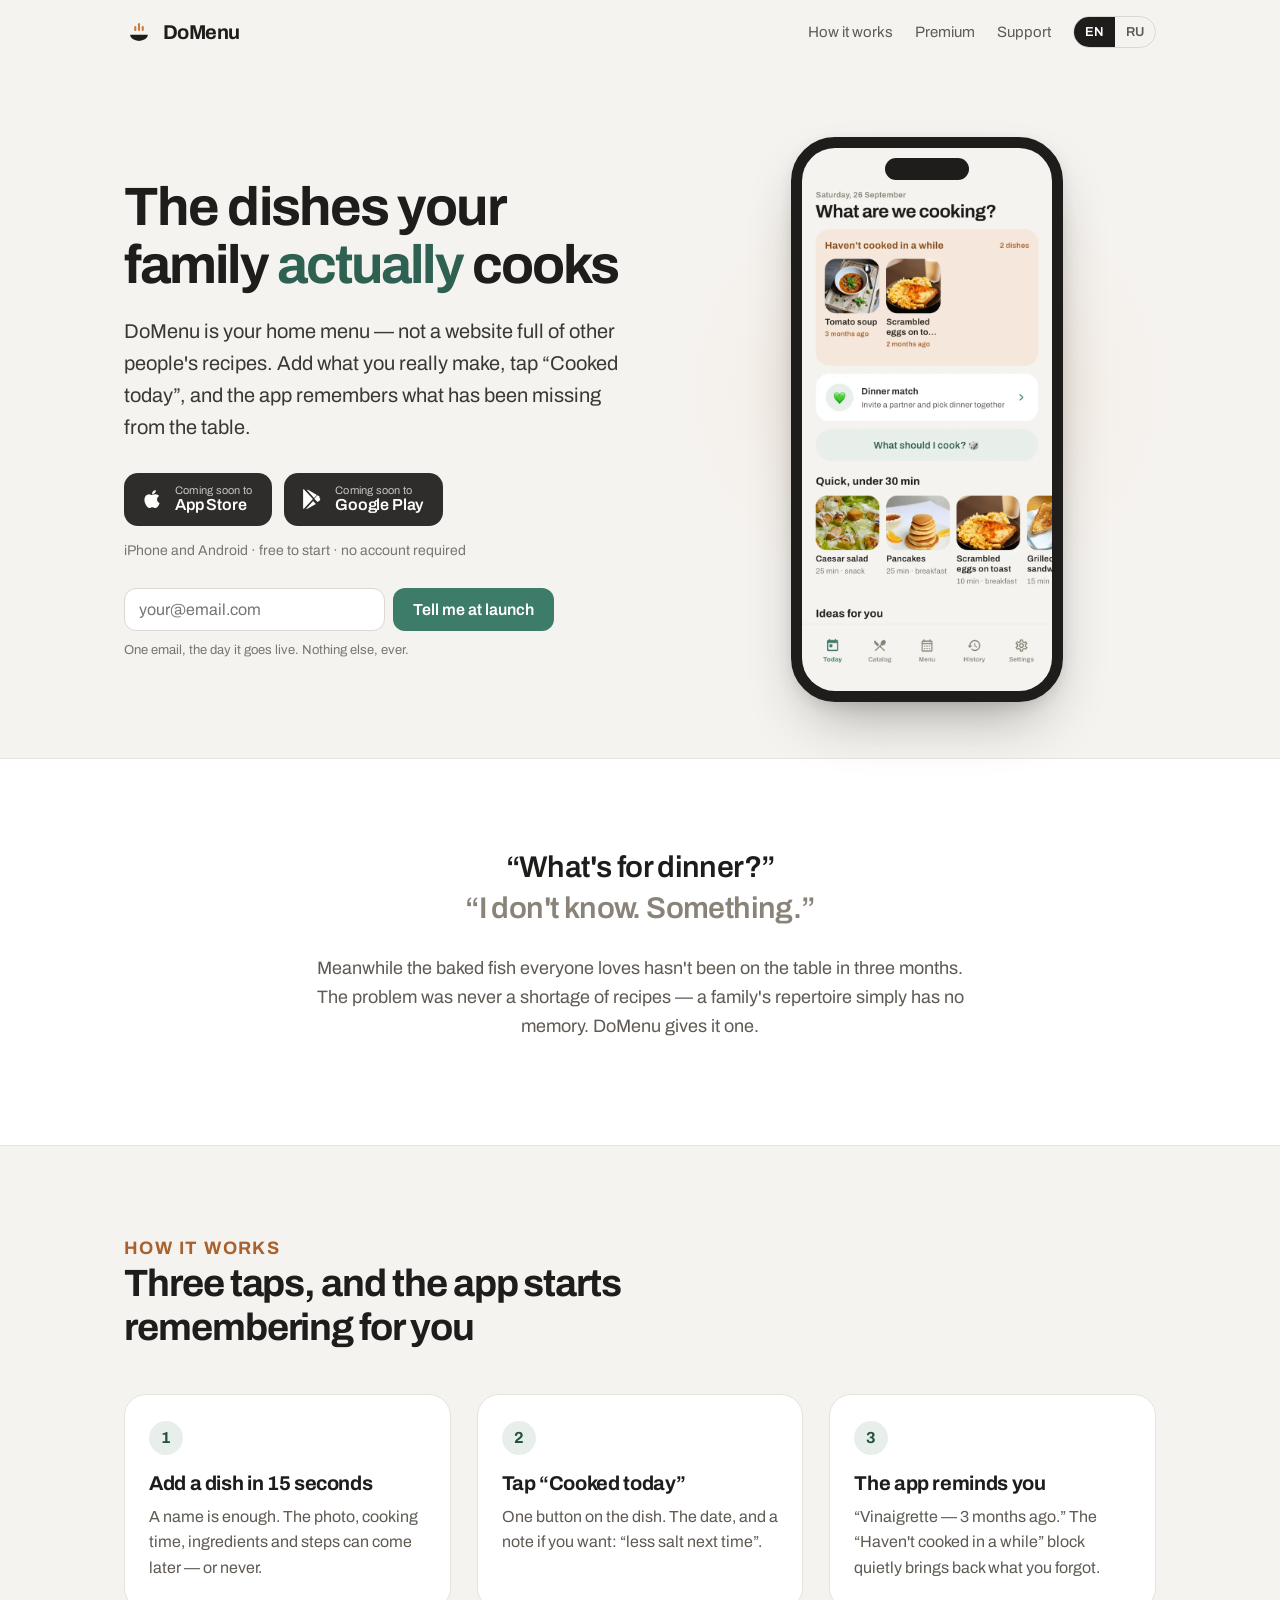
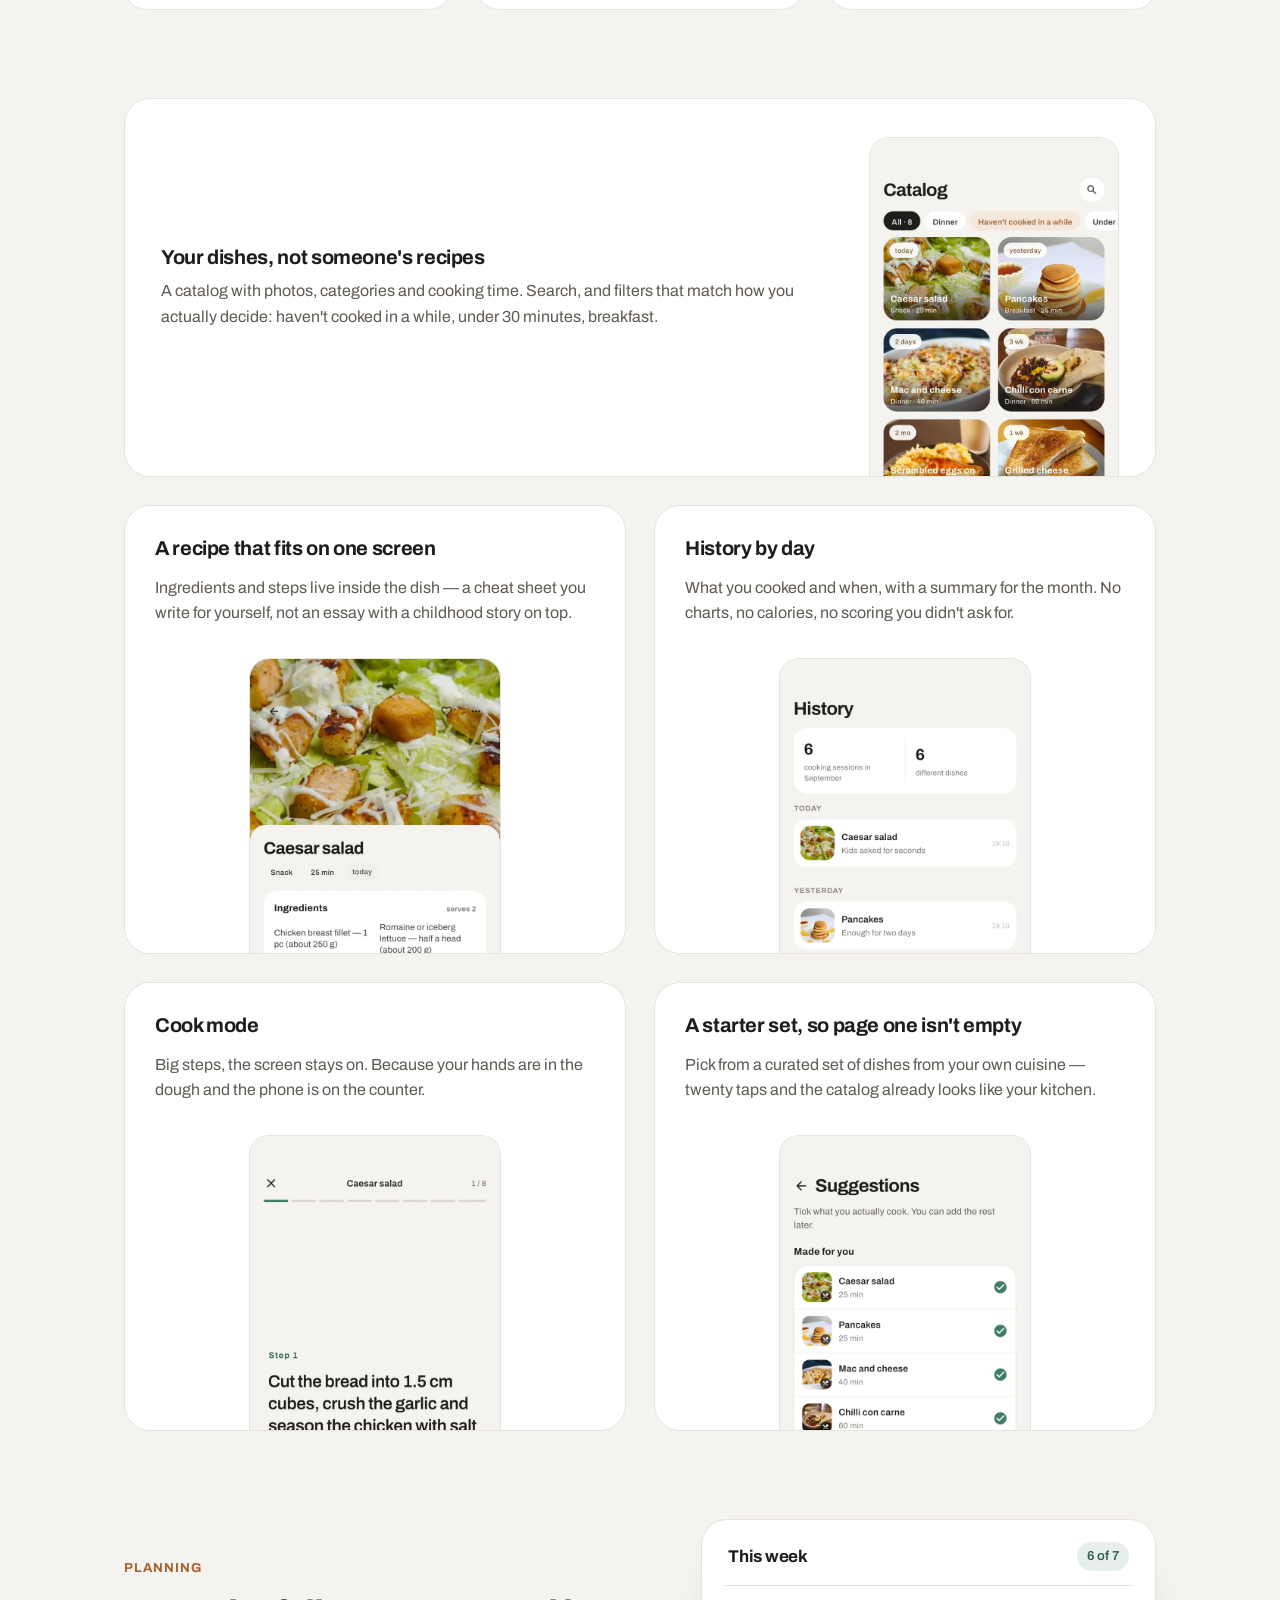
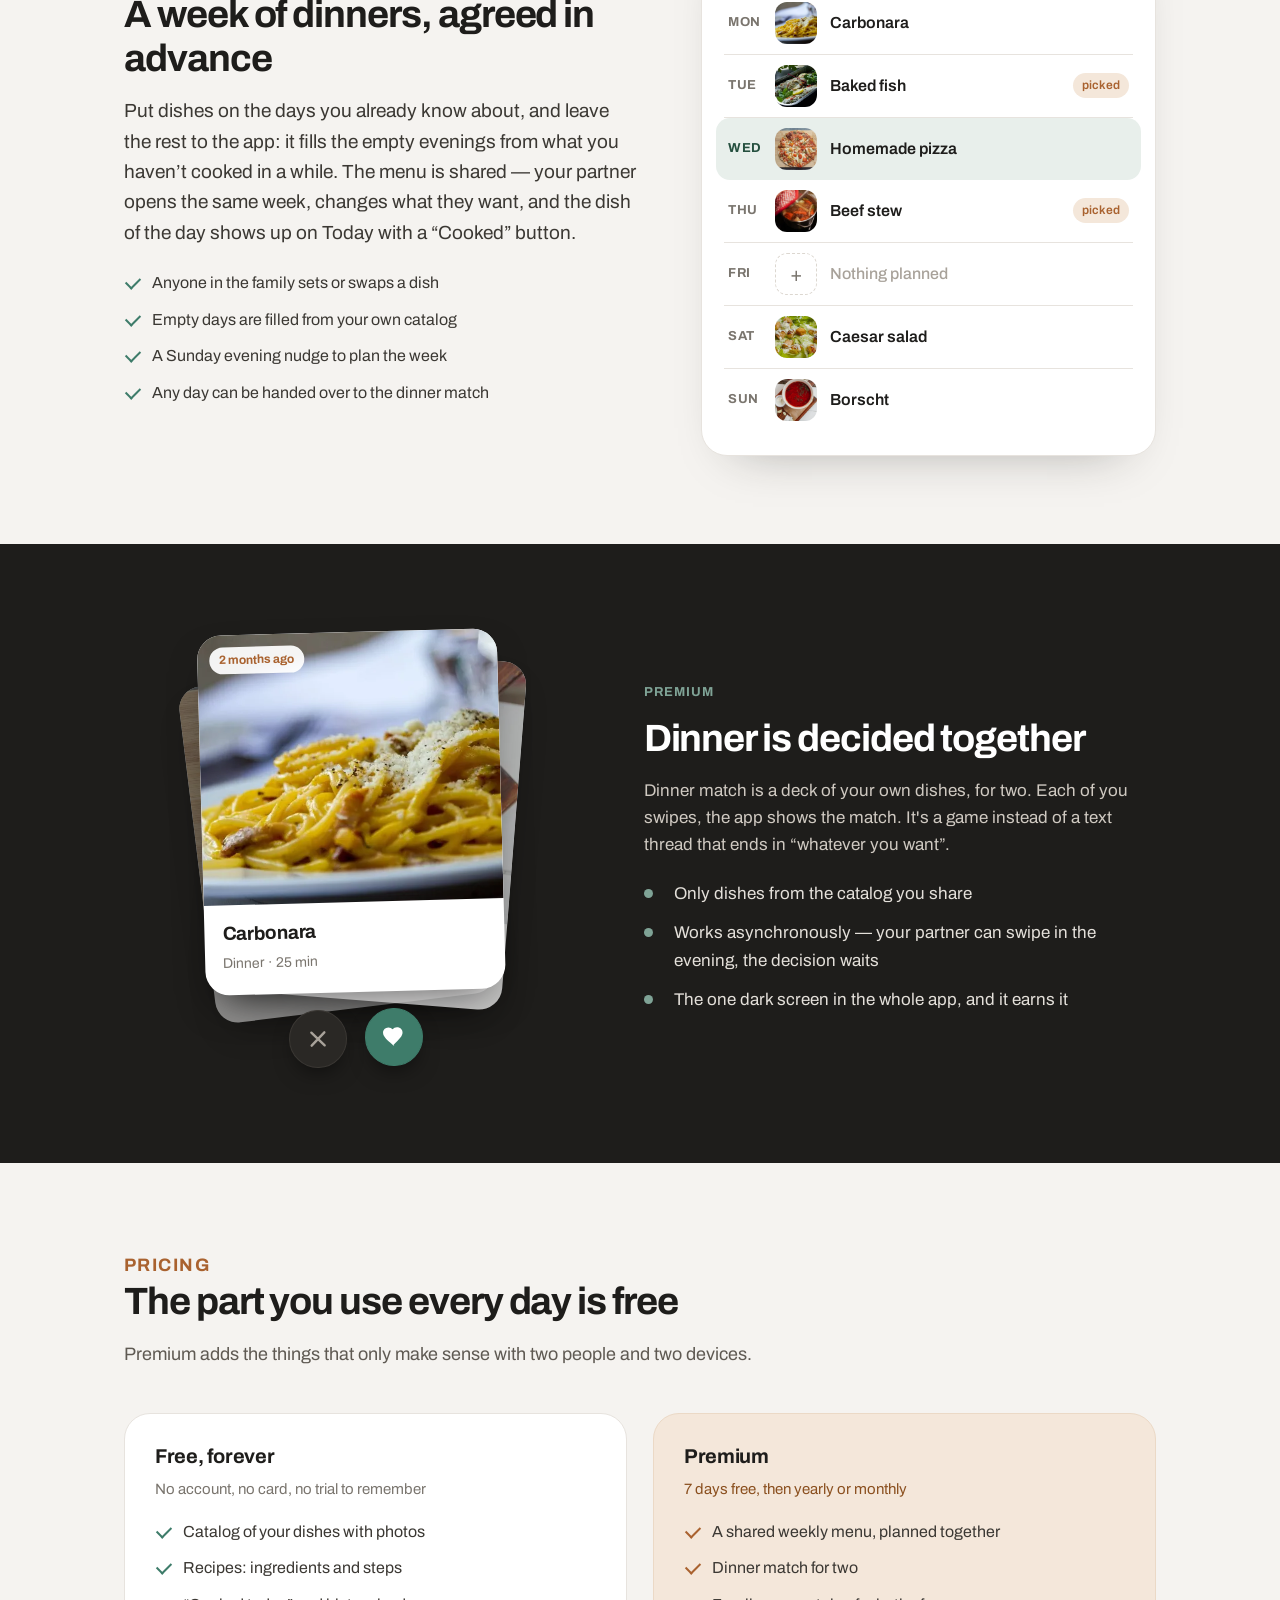
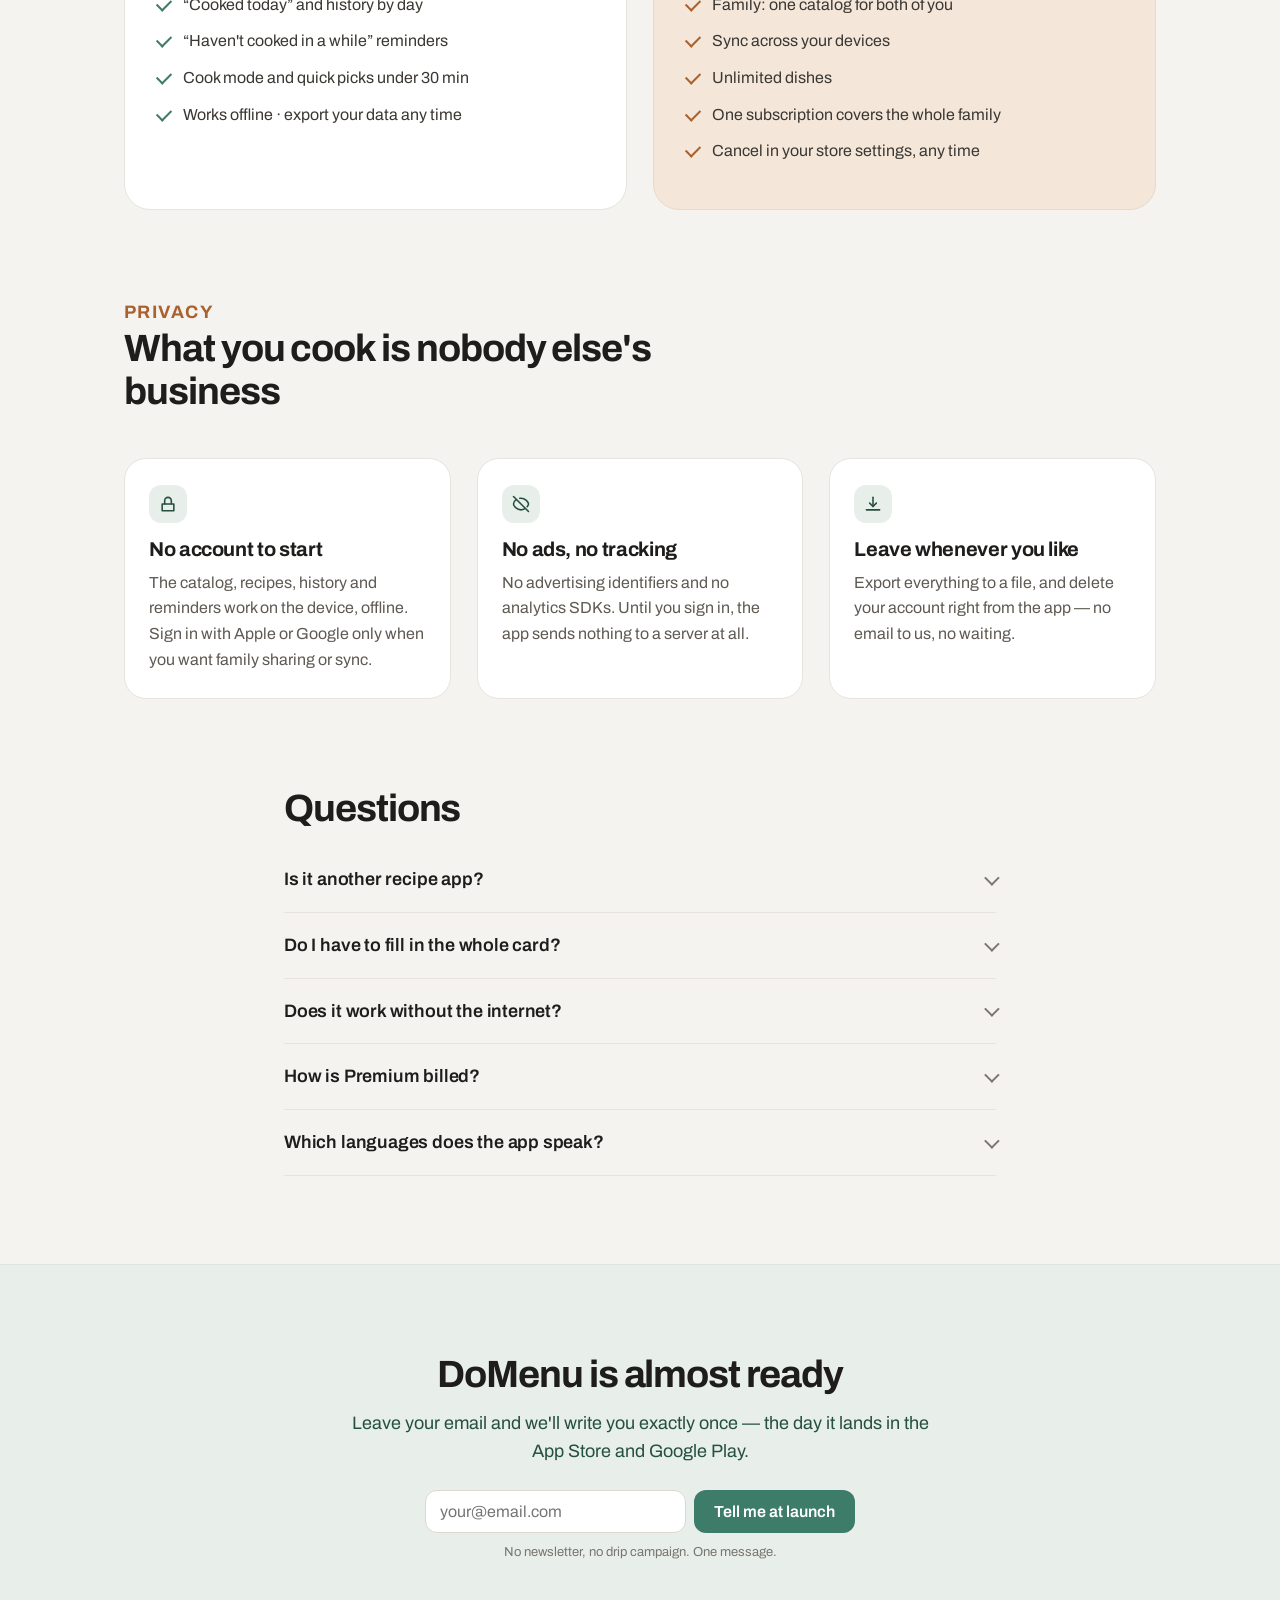
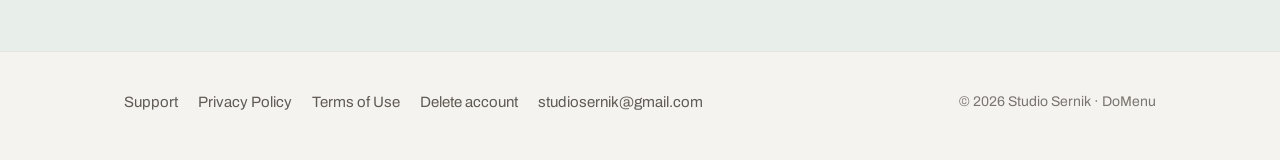
<file: index.html>
<!doctype html>
<html lang="en">
<head>
<meta charset="utf-8">
<meta name="viewport" content="width=device-width,initial-scale=1">
<title>DoMenu — the dishes your family actually cooks</title>
<meta name="description" content="DoMenu is a home menu app: your family's own dishes, a cheat-sheet recipe inside each one, and a reminder of what hasn't been on the table in a while. iPhone and Android.">
<link rel="canonical" href="https://domenuapp.com/">
<link rel="alternate" hreflang="en" href="https://domenuapp.com/">
<link rel="alternate" hreflang="ru" href="https://domenuapp.com/ru/">
<link rel="alternate" hreflang="x-default" href="https://domenuapp.com/">
<meta property="og:type" content="website">
<meta property="og:title" content="DoMenu — the dishes your family actually cooks">
<meta property="og:description" content="Your home menu: add what you really cook, mark “Cooked today”, and the app remembers what has been missing from the table.">
<meta property="og:image" content="https://domenuapp.com/og.png">
<meta property="og:locale" content="en">
<meta property="og:locale:alternate" content="ru">
<meta name="twitter:card" content="summary_large_image">
<meta name="theme-color" content="#F5F3F0">
<link rel="icon" href="favicon.svg" type="image/svg+xml">
<link rel="apple-touch-icon" href="apple-touch-icon.png">
<link rel="preconnect" href="https://fonts.googleapis.com"><link rel="preconnect" href="https://fonts.gstatic.com" crossorigin>
<link rel="stylesheet" href="https://fonts.googleapis.com/css2?family=Archivo:wght@400;500;600;700&family=Golos+Text:wght@400;500;600;700&display=swap">
<link rel="stylesheet" href="landing.css">
<script>(function(){try{var s=localStorage.getItem('domenu-lang');if(s==='ru'){location.replace('ru/');return}if(!s&&/^ru\b/i.test(navigator.language||'')){location.replace('ru/')}}catch(e){}})();</script>
</head>
<body>

<header class="top">
  <div class="wrap top-in">
    <a class="brand" href="./"><svg viewBox="0 0 64 64" aria-hidden="true"><rect x="21.8" y="19" width="4.4" height="11" rx="2.2" fill="#C97A3F"/><rect x="29.8" y="13" width="4.4" height="17" rx="2.2" fill="#C97A3F"/><rect x="37.8" y="19" width="4.4" height="11" rx="2.2" fill="#C97A3F"/><path d="M13 38 H51 A19 13 0 0 1 13 38 Z" fill="#1E1D1B"/></svg>DoMenu</a>
    <nav>
      <a class="nav-link" href="#how">How it works</a>
      <a class="nav-link" href="#premium">Premium</a>
      <a class="nav-link" href="support/">Support</a>
      <span class="lang-switch"><a href="./" data-lang="en" aria-current="page">EN</a><a href="ru/" data-lang="ru">RU</a></span>
    </nav>
  </div>
</header>

<main>

<section class="hero">
  <div class="wrap hero-grid">
    <div>
      <h1>The dishes your family <em>actually</em> cooks</h1>
      <p class="lead">DoMenu is your home menu — not a website full of other people's recipes. Add what you really make, tap “Cooked today”, and the app remembers what has been missing from the table.</p>
      <div class="cta">
        <span class="badge" aria-disabled="true"><svg viewBox="0 0 24 24" aria-hidden="true"><path d="M17.05 20.28c-.98.95-2.05.8-3.08.35-1.09-.46-2.09-.48-3.24 0-1.44.62-2.2.44-3.06-.35C2.79 15.25 3.51 7.59 9.05 7.31c1.35.07 2.29.74 3.08.8 1.18-.24 2.31-.93 3.57-.84 1.51.12 2.65.72 3.4 1.8-3.12 1.87-2.38 5.98.48 7.13-.57 1.5-1.31 2.99-2.53 4.08zM12.03 7.25c-.15-2.23 1.66-4.07 3.74-4.25.29 2.58-2.34 4.5-3.74 4.25z"/></svg><span><small>Coming soon to</small><b>App Store</b></span></span>
        <span class="badge" aria-disabled="true"><svg viewBox="0 0 24 24" aria-hidden="true"><path d="M3.6 2.1c-.3.25-.5.65-.5 1.17v17.46c0 .52.2.92.5 1.17l9.3-9.9-9.3-9.9zm10.4 8.9 2.9-3.1-8.5-4.8c-.5-.3-1-.35-1.35-.15L14 11zm0 2.1L6.05 22c.35.2.85.15 1.35-.15l8.5-4.8-2.9-2.95zm5.5-3.55-2.1-1.2-3.1 3.3 3.1 3.3 2.1-1.2c1-.57 1-2.06 0-2.63z"/></svg><span><small>Coming soon to</small><b>Google Play</b></span></span>
      </div>
      <p class="cta-note">iPhone and Android · free to start · no account required</p>
      <form class="signup" data-subject="DoMenu: tell me at launch" data-body="Please let me know when DoMenu is out.">
        <div class="signup-row">
          <input type="email" required placeholder="your@email.com" aria-label="Email">
          <button type="submit">Tell me at launch</button>
        </div>
        <p class="hint">One email, the day it goes live. Nothing else, ever.</p>
        <p class="done">Thanks — you'll hear from us once, at launch.</p>
      </form>
    </div>
    <div class="hero-phone">
      <div class="phone"><img src="shots/en/03-today.webp" width="660" height="1434" alt="The Today screen in DoMenu: “Haven't cooked in a while”, dinner match and quick picks"></div>
    </div>
  </div>
</section>

<section class="problem">
  <div class="wrap quote reveal">
    <p class="dialog">“What's for dinner?”<span>“I don't know. Something.”</span></p>
    <p>Meanwhile the baked fish everyone loves hasn't been on the table in three months. The problem was never a shortage of recipes — a family's repertoire simply has no memory. DoMenu gives it one.</p>
  </div>
</section>

<section id="how">
  <div class="wrap">
    <div class="section-head reveal">
      <p class="eyebrow">How it works</p>
      <h2>Three taps, and the app starts remembering for you</h2>
    </div>
    <div class="steps reveal">
      <div class="step">
        <h3>Add a dish in 15 seconds</h3>
        <p>A name is enough. The photo, cooking time, ingredients and steps can come later — or never.</p>
      </div>
      <div class="step">
        <h3>Tap “Cooked today”</h3>
        <p>One button on the dish. The date, and a note if you want: “less salt next time”.</p>
      </div>
      <div class="step">
        <h3>The app reminds you</h3>
        <p>“Vinaigrette — 3 months ago.” The “Haven't cooked in a while” block quietly brings back what you forgot.</p>
      </div>
    </div>
  </div>
</section>

<section id="features" style="padding-top:0">
  <div class="wrap">
    <div class="features">
      <div class="feature wide reveal">
        <div>
          <h3>Your dishes, not someone's recipes</h3>
          <p>A catalog with photos, categories and cooking time. Search, and filters that match how you actually decide: haven't cooked in a while, under 30 minutes, breakfast.</p>
        </div>
        <div class="shot"><img loading="lazy" src="shots/en/04-catalog.webp" width="660" height="1434" alt="Catalog of dishes in DoMenu"></div>
      </div>
      <div class="feature reveal">
        <h3>A recipe that fits on one screen</h3>
        <p>Ingredients and steps live inside the dish — a cheat sheet you write for yourself, not an essay with a childhood story on top.</p>
        <div class="shot"><img loading="lazy" src="shots/en/05-dish.webp" width="660" height="1434" alt="A dish card with ingredients and steps"></div>
      </div>
      <div class="feature reveal">
        <h3>History by day</h3>
        <p>What you cooked and when, with a summary for the month. No charts, no calories, no scoring you didn't ask for.</p>
        <div class="shot"><img loading="lazy" src="shots/en/07-history.webp" width="660" height="1434" alt="Cooking history by day"></div>
      </div>
      <div class="feature reveal">
        <h3>Cook mode</h3>
        <p>Big steps, the screen stays on. Because your hands are in the dough and the phone is on the counter.</p>
        <div class="shot"><img loading="lazy" src="shots/en/06c-cook-mode.webp" width="660" height="1434" alt="Cook mode with large steps"></div>
      </div>
      <div class="feature reveal">
        <h3>A starter set, so page one isn't empty</h3>
        <p>Pick from a curated set of dishes from your own cuisine — twenty taps and the catalog already looks like your kitchen.</p>
        <div class="shot"><img loading="lazy" src="shots/en/14-suggestions.webp" width="660" height="1434" alt="Starter set of dishes"></div>
      </div>
    </div>
  </div>
</section>

<section class="menu-week">
  <div class="wrap hero-grid">
    <div class="reveal">
      <p class="eyebrow">Planning</p>
      <h2>A week of dinners, agreed in advance</h2>
      <p class="lead">Put dishes on the days you already know about, and leave the rest to the app: it fills the empty evenings from what you haven’t cooked in a while. The menu is shared — your partner opens the same week, changes what they want, and the dish of the day shows up on Today with a “Cooked” button.</p>
      <ul class="ticks">
        <li>Anyone in the family sets or swaps a dish</li>
        <li>Empty days are filled from your own catalog</li>
        <li>A Sunday evening nudge to plan the week</li>
        <li>Any day can be handed over to the dinner match</li>
      </ul>
    </div>
      <div class="week reveal">
        <div class="week-head"><b>This week</b><span>6 of 7</span></div>
          <div class="week-row"><span class="day">Mon</span><img loading="lazy" src="shots/deck/carbonara.webp" alt=""><span class="dish">Carbonara</span></div>
          <div class="week-row"><span class="day">Tue</span><img loading="lazy" src="shots/deck/baked-fish.webp" alt=""><span class="dish">Baked fish</span><span class="auto">picked</span></div>
          <div class="week-row today"><span class="day">Wed</span><img loading="lazy" src="shots/deck/homemade-pizza.webp" alt=""><span class="dish">Homemade pizza</span></div>
          <div class="week-row"><span class="day">Thu</span><img loading="lazy" src="shots/deck/beef-stew.webp" alt=""><span class="dish">Beef stew</span><span class="auto">picked</span></div>
          <div class="week-row empty"><span class="day">Fri</span><span class="plus" aria-hidden="true">+</span><span class="dish">Nothing planned</span></div>
          <div class="week-row"><span class="day">Sat</span><img loading="lazy" src="shots/deck/caesar-salad.webp" alt=""><span class="dish">Caesar salad</span></div>
          <div class="week-row"><span class="day">Sun</span><img loading="lazy" src="shots/deck/borscht.webp" alt=""><span class="dish">Borscht</span></div>
      </div>
  </div>
</section>

<section class="match" id="match">
  <div class="wrap match-grid">
      <div class="deck">
        <div class="deck-card"><img loading="lazy" src="shots/deck/homemade-pizza.webp" alt=""><div class="meta"><b>Homemade pizza</b><span>Dinner · 50 min</span></div></div>
        <div class="deck-card"><img loading="lazy" src="shots/deck/borscht.webp" alt=""><div class="meta"><b>Borscht</b><span>Dinner · 90 min</span></div></div>
        <div class="deck-card">
          <span class="ago">2 months ago</span>
          <img loading="lazy" src="shots/deck/carbonara.webp" alt="Carbonara in the dinner match deck">
          <div class="meta"><b>Carbonara</b><span>Dinner · 25 min</span></div>
        </div>
        <div class="deck-btns">
          <span aria-hidden="true"><svg viewBox="0 0 24 24"><path d="M6 6l12 12M18 6L6 18"/></svg></span>
          <span class="yes" aria-hidden="true"><svg viewBox="0 0 24 24"><path d="M12 20.4l-1.5-1.36C5.2 14.28 2 11.4 2 7.9 2 5.1 4.2 3 7 3c1.6 0 3.1.74 4 1.9C11.9 3.74 13.4 3 15 3c2.8 0 5 2.1 5 4.9 0 3.5-3.2 6.38-8.5 11.14L12 20.4z"/></svg></span>
        </div>
      </div>
    <div class="reveal">
      <p class="eyebrow">Premium</p>
      <h2>Dinner is decided together</h2>
      <p>Dinner match is a deck of your own dishes, for two. Each of you swipes, the app shows the match. It's a game instead of a text thread that ends in “whatever you want”.</p>
      <ul>
        <li>Only dishes from the catalog you share</li>
        <li>Works asynchronously — your partner can swipe in the evening, the decision waits</li>
        <li>The one dark screen in the whole app, and it earns it</li>
      </ul>
    </div>
  </div>
</section>

<section id="premium">
  <div class="wrap">
    <div class="section-head reveal">
      <p class="eyebrow">Pricing</p>
      <h2>The part you use every day is free</h2>
      <p>Premium adds the things that only make sense with two people and two devices.</p>
    </div>
    <div class="plans reveal">
      <div class="plan">
        <h3>Free, forever</h3>
        <p class="price">No account, no card, no trial to remember</p>
        <ul>
          <li>Catalog of your dishes with photos</li>
          <li>Recipes: ingredients and steps</li>
          <li>“Cooked today” and history by day</li>
          <li>“Haven't cooked in a while” reminders</li>
          <li>Cook mode and quick picks under 30 min</li>
          <li>Works offline · export your data any time</li>
        </ul>
      </div>
      <div class="plan premium">
        <h3>Premium</h3>
        <p class="price">7 days free, then yearly or monthly</p>
        <ul>
          <li>A shared weekly menu, planned together</li>
          <li>Dinner match for two</li>
          <li>Family: one catalog for both of you</li>
          <li>Sync across your devices</li>
          <li>Unlimited dishes</li>
          <li>One subscription covers the whole family</li>
          <li>Cancel in your store settings, any time</li>
        </ul>
      </div>
    </div>
  </div>
</section>

<section id="privacy" style="padding-top:0">
  <div class="wrap">
    <div class="section-head reveal">
      <p class="eyebrow">Privacy</p>
      <h2>What you cook is nobody else's business</h2>
    </div>
    <div class="privacy-grid reveal">
      <div class="pcard">
        <div class="ico"><svg viewBox="0 0 24 24" aria-hidden="true"><path d="M5 12h14v8H5z"/><path d="M8 12V8a4 4 0 0 1 8 0v4"/></svg></div>
        <h3>No account to start</h3>
        <p>The catalog, recipes, history and reminders work on the device, offline. Sign in with Apple or Google only when you want family sharing or sync.</p>
      </div>
      <div class="pcard">
        <div class="ico"><svg viewBox="0 0 24 24" aria-hidden="true"><path d="M3 3l18 18"/><path d="M10.6 5.2A9.6 9.6 0 0 1 12 5c5 0 9 4.5 9 7 0 .9-.6 2.1-1.6 3.2M6.2 6.7C4 8.2 3 10.2 3 12c0 2.5 4 7 9 7 1.6 0 3-.4 4.3-1.1"/></svg></div>
        <h3>No ads, no tracking</h3>
        <p>No advertising identifiers and no analytics SDKs. Until you sign in, the app sends nothing to a server at all.</p>
      </div>
      <div class="pcard">
        <div class="ico"><svg viewBox="0 0 24 24" aria-hidden="true"><path d="M12 4v11"/><path d="M8 11l4 4 4-4"/><path d="M4 19h16"/></svg></div>
        <h3>Leave whenever you like</h3>
        <p>Export everything to a file, and delete your account right from the app — no email to us, no waiting.</p>
      </div>
    </div>
  </div>
</section>

<section class="faq-section" style="padding-top:0">
  <div class="wrap faq reveal">
    <h2>Questions</h2>
    <details><summary>Is it another recipe app?</summary><p>No. Recipe apps start from someone else's recipe; DoMenu starts from the dish you already cook. The recipe is a short note inside it — a cheat sheet, not an article.</p></details>
    <details><summary>Do I have to fill in the whole card?</summary><p>Only the name is required. Many dishes live as a name, a photo and nothing else, and that is enough for the app to track what's been missing.</p></details>
    <details><summary>Does it work without the internet?</summary><p>Yes. The catalog lives on the device. Sync and family sharing appear when you sign in and turn on Premium.</p></details>
    <details><summary>How is Premium billed?</summary><p>An auto-renewing subscription, yearly or monthly, with a 7-day free trial. One subscription covers the family. Manage or cancel it in your App Store or Google Play account settings.</p></details>
    <details><summary>Which languages does the app speak?</summary><p>English and Russian, with the starter dish sets adapted per cuisine.</p></details>
  </div>
</section>

<section class="final">
  <div class="wrap">
    <h2>DoMenu is almost ready</h2>
    <p>Leave your email and we'll write you exactly once — the day it lands in the App Store and Google Play.</p>
    <form class="signup" data-subject="DoMenu: tell me at launch" data-body="Please let me know when DoMenu is out.">
      <div class="signup-row">
        <input type="email" required placeholder="your@email.com" aria-label="Email">
        <button type="submit">Tell me at launch</button>
      </div>
      <p class="hint">No newsletter, no drip campaign. One message.</p>
      <p class="done">Thanks — you'll hear from us once, at launch.</p>
    </form>
  </div>
</section>

</main>

<footer>
  <div class="wrap foot">
    <nav>
      <a href="support/">Support</a>
      <a href="privacy/">Privacy Policy</a>
      <a href="terms/">Terms of Use</a>
      <a href="delete-account/">Delete account</a>
      <a href="mailto:studiosernik@gmail.com">studiosernik@gmail.com</a>
    </nav>
    <span class="copy">© 2026 Studio Sernik · DoMenu</span>
  </div>
</footer>

<script src="landing.js" defer></script>
</body>
</html>
</file>
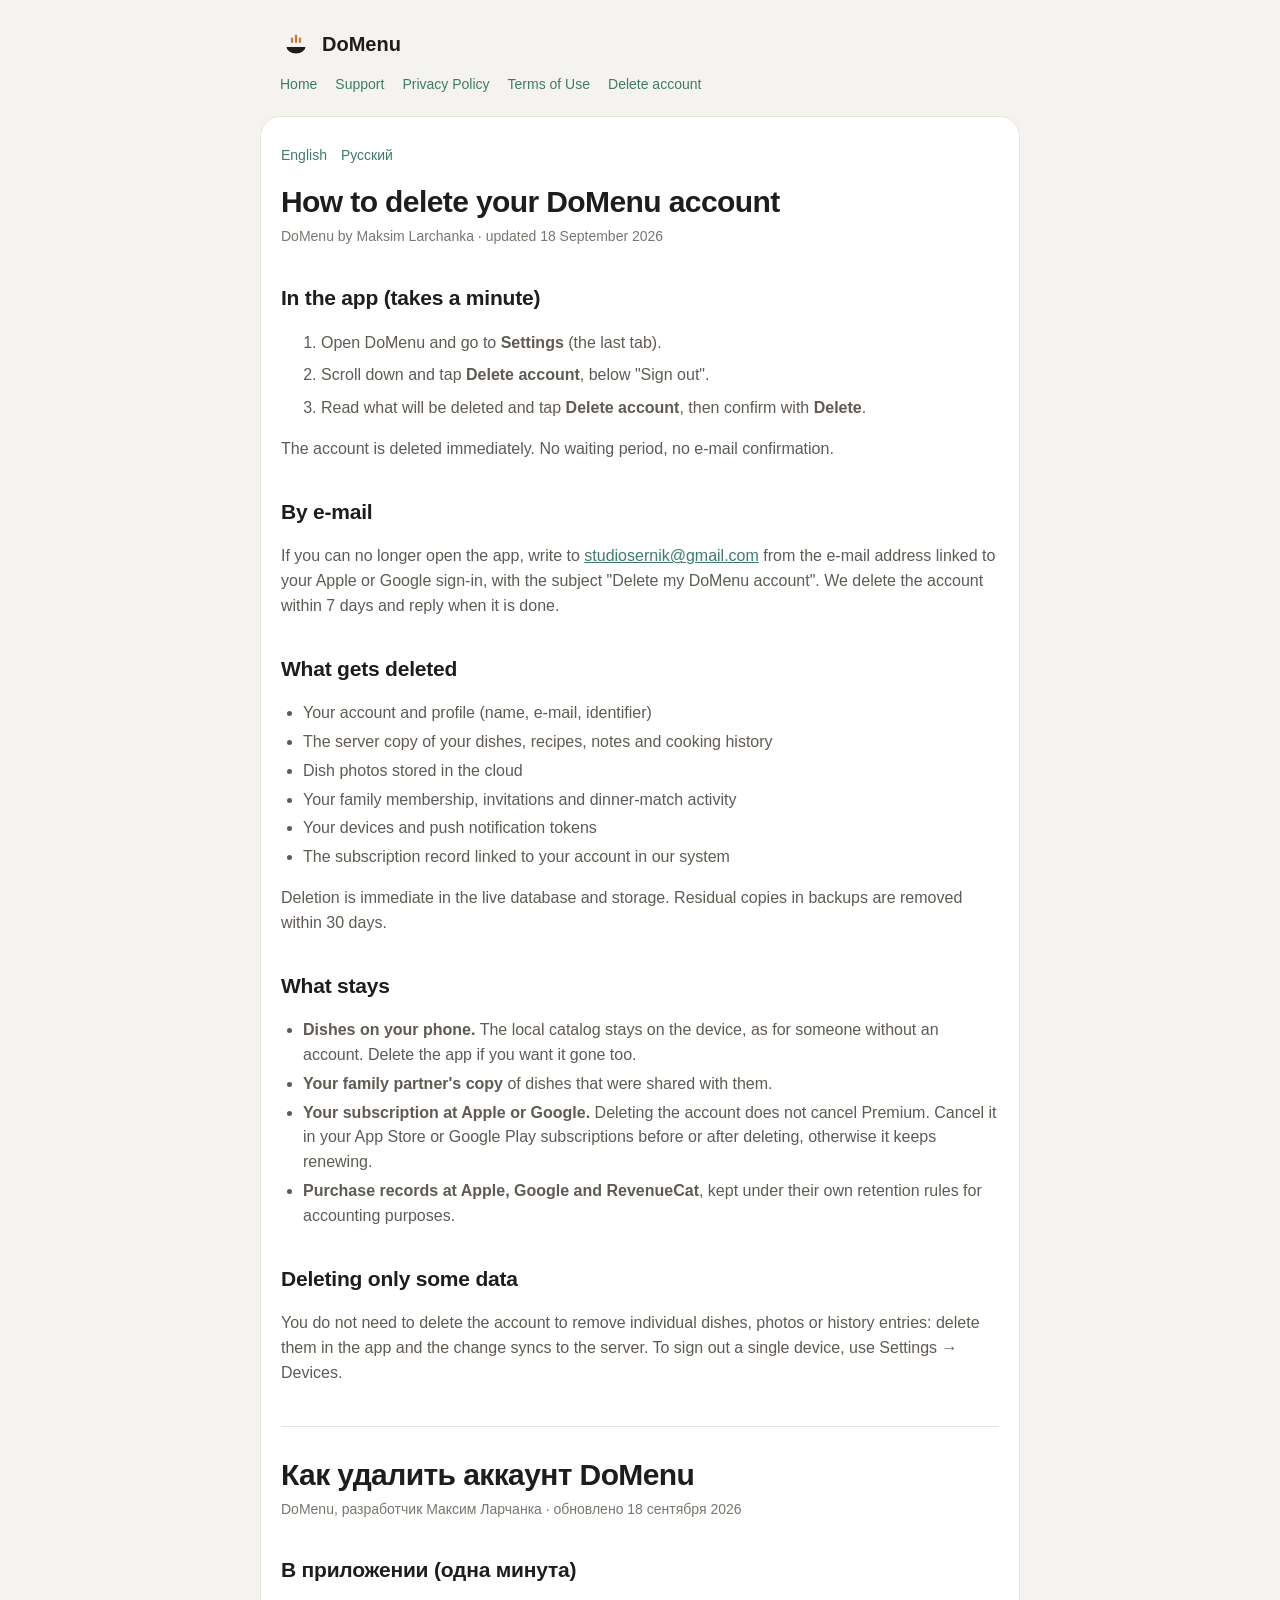
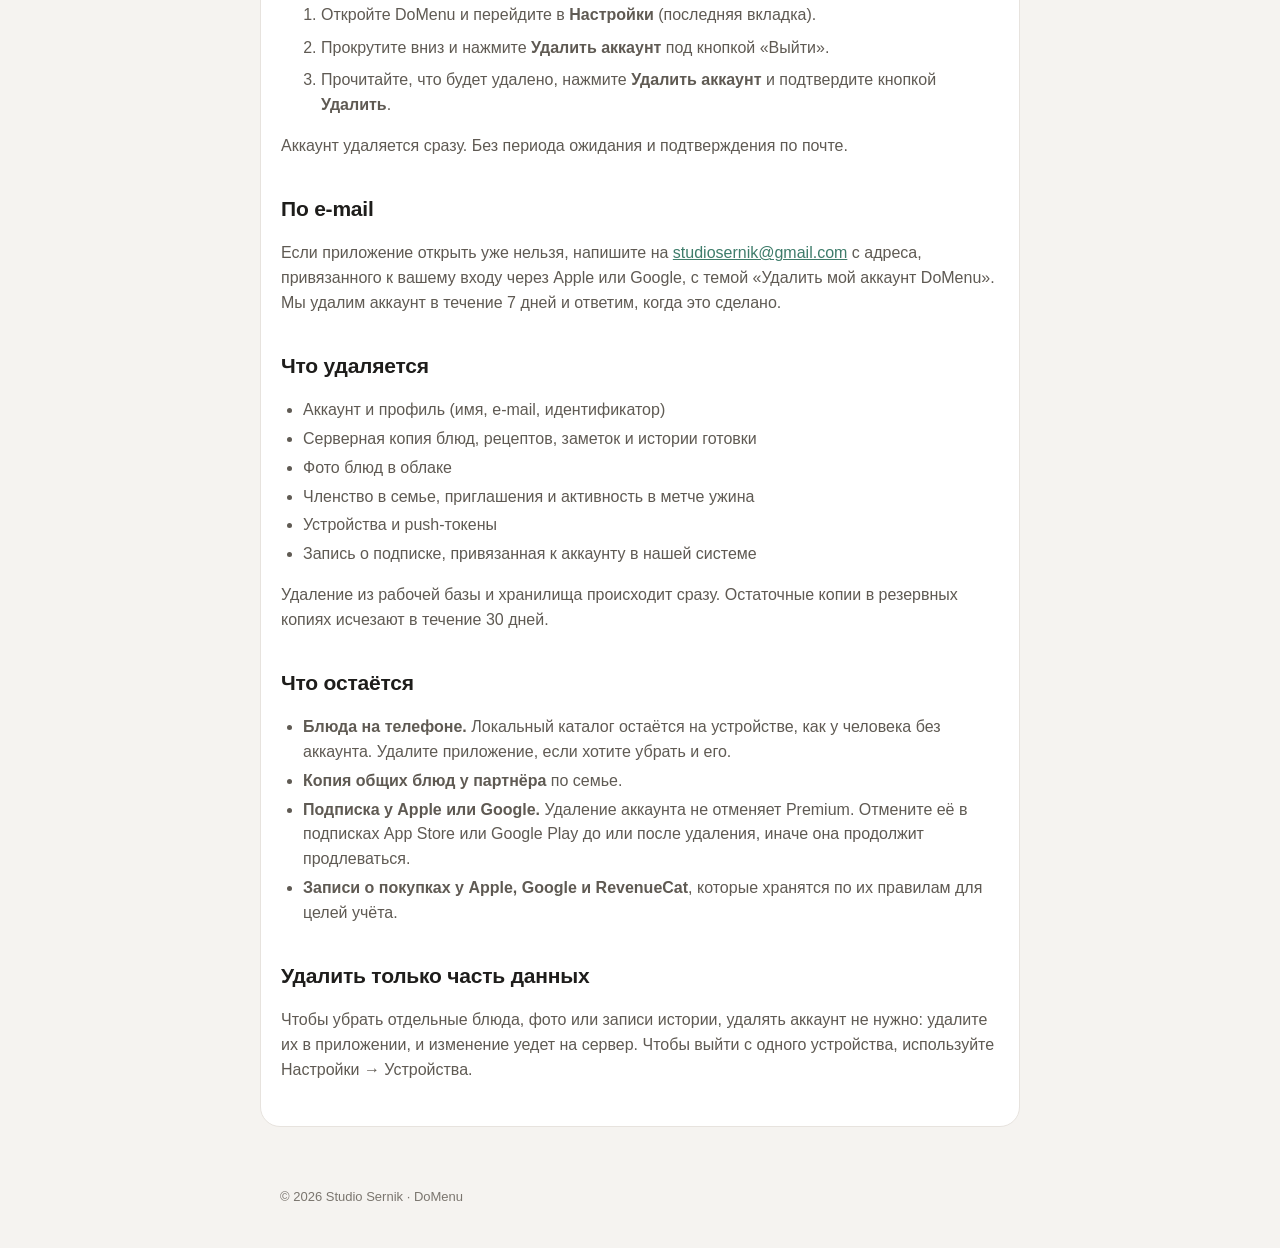
<file: delete-account/index.html>
<!doctype html><html lang="en"><head><meta charset="utf-8"><meta name="viewport" content="width=device-width,initial-scale=1"><title>DoMenu — Delete your account</title><link rel="stylesheet" href="../style.css"></head><body>
<header>
  <a class="brand" href="../"><svg viewBox="0 0 64 64" aria-hidden="true"><rect x="21.8" y="19" width="4.4" height="11" rx="2.2" fill="#C97A3F"/><rect x="29.8" y="13" width="4.4" height="17" rx="2.2" fill="#C97A3F"/><rect x="37.8" y="19" width="4.4" height="11" rx="2.2" fill="#C97A3F"/><path d="M13 38 H51 A19 13 0 0 1 13 38 Z" fill="#1E1D1B"/></svg>DoMenu</a>
  <nav><a href="../">Home</a><a href="../support/">Support</a><a href="../privacy/">Privacy Policy</a><a href="../terms/">Terms of Use</a><a href="../delete-account/">Delete account</a></nav>
</header>
<main>
<div class="lang"><a href="#en">English</a><a href="#ru">Русский</a></div>
<h1 id="en">How to delete your DoMenu account</h1>
<p class="meta">DoMenu by Maksim Larchanka · updated 18 September 2026</p>

<h2>In the app (takes a minute)</h2>
<ol class="steps">
<li>Open DoMenu and go to <strong>Settings</strong> (the last tab).</li>
<li>Scroll down and tap <strong>Delete account</strong>, below "Sign out".</li>
<li>Read what will be deleted and tap <strong>Delete account</strong>, then confirm with <strong>Delete</strong>.</li>
</ol>
<p>The account is deleted immediately. No waiting period, no e-mail confirmation.</p>

<h2>By e-mail</h2>
<p>If you can no longer open the app, write to <a href="mailto:studiosernik@gmail.com?subject=Delete%20my%20DoMenu%20account">studiosernik@gmail.com</a> from the e-mail address linked to your Apple or Google sign-in, with the subject "Delete my DoMenu account". We delete the account within 7 days and reply when it is done.</p>

<h2>What gets deleted</h2>
<ul>
<li>Your account and profile (name, e-mail, identifier)</li>
<li>The server copy of your dishes, recipes, notes and cooking history</li>
<li>Dish photos stored in the cloud</li>
<li>Your family membership, invitations and dinner-match activity</li>
<li>Your devices and push notification tokens</li>
<li>The subscription record linked to your account in our system</li>
</ul>
<p>Deletion is immediate in the live database and storage. Residual copies in backups are removed within 30 days.</p>

<h2>What stays</h2>
<ul>
<li><strong>Dishes on your phone.</strong> The local catalog stays on the device, as for someone without an account. Delete the app if you want it gone too.</li>
<li><strong>Your family partner's copy</strong> of dishes that were shared with them.</li>
<li><strong>Your subscription at Apple or Google.</strong> Deleting the account does not cancel Premium. Cancel it in your App Store or Google Play subscriptions before or after deleting, otherwise it keeps renewing.</li>
<li><strong>Purchase records at Apple, Google and RevenueCat</strong>, kept under their own retention rules for accounting purposes.</li>
</ul>

<h2>Deleting only some data</h2>
<p>You do not need to delete the account to remove individual dishes, photos or history entries: delete them in the app and the change syncs to the server. To sign out a single device, use Settings → Devices.</p>

<hr class="ru">
<h1 id="ru">Как удалить аккаунт DoMenu</h1>
<p class="meta">DoMenu, разработчик Максим Ларчанка · обновлено 18 сентября 2026</p>

<h2>В приложении (одна минута)</h2>
<ol class="steps">
<li>Откройте DoMenu и перейдите в <strong>Настройки</strong> (последняя вкладка).</li>
<li>Прокрутите вниз и нажмите <strong>Удалить аккаунт</strong> под кнопкой «Выйти».</li>
<li>Прочитайте, что будет удалено, нажмите <strong>Удалить аккаунт</strong> и подтвердите кнопкой <strong>Удалить</strong>.</li>
</ol>
<p>Аккаунт удаляется сразу. Без периода ожидания и подтверждения по почте.</p>

<h2>По e-mail</h2>
<p>Если приложение открыть уже нельзя, напишите на <a href="mailto:studiosernik@gmail.com?subject=Delete%20my%20DoMenu%20account">studiosernik@gmail.com</a> с адреса, привязанного к вашему входу через Apple или Google, с темой «Удалить мой аккаунт DoMenu». Мы удалим аккаунт в течение 7 дней и ответим, когда это сделано.</p>

<h2>Что удаляется</h2>
<ul>
<li>Аккаунт и профиль (имя, e-mail, идентификатор)</li>
<li>Серверная копия блюд, рецептов, заметок и истории готовки</li>
<li>Фото блюд в облаке</li>
<li>Членство в семье, приглашения и активность в метче ужина</li>
<li>Устройства и push-токены</li>
<li>Запись о подписке, привязанная к аккаунту в нашей системе</li>
</ul>
<p>Удаление из рабочей базы и хранилища происходит сразу. Остаточные копии в резервных копиях исчезают в течение 30 дней.</p>

<h2>Что остаётся</h2>
<ul>
<li><strong>Блюда на телефоне.</strong> Локальный каталог остаётся на устройстве, как у человека без аккаунта. Удалите приложение, если хотите убрать и его.</li>
<li><strong>Копия общих блюд у партнёра</strong> по семье.</li>
<li><strong>Подписка у Apple или Google.</strong> Удаление аккаунта не отменяет Premium. Отмените её в подписках App Store или Google Play до или после удаления, иначе она продолжит продлеваться.</li>
<li><strong>Записи о покупках у Apple, Google и RevenueCat</strong>, которые хранятся по их правилам для целей учёта.</li>
</ul>

<h2>Удалить только часть данных</h2>
<p>Чтобы убрать отдельные блюда, фото или записи истории, удалять аккаунт не нужно: удалите их в приложении, и изменение уедет на сервер. Чтобы выйти с одного устройства, используйте Настройки → Устройства.</p>
</main>
<footer>© 2026 Studio Sernik · DoMenu</footer>
</body></html>
</file>
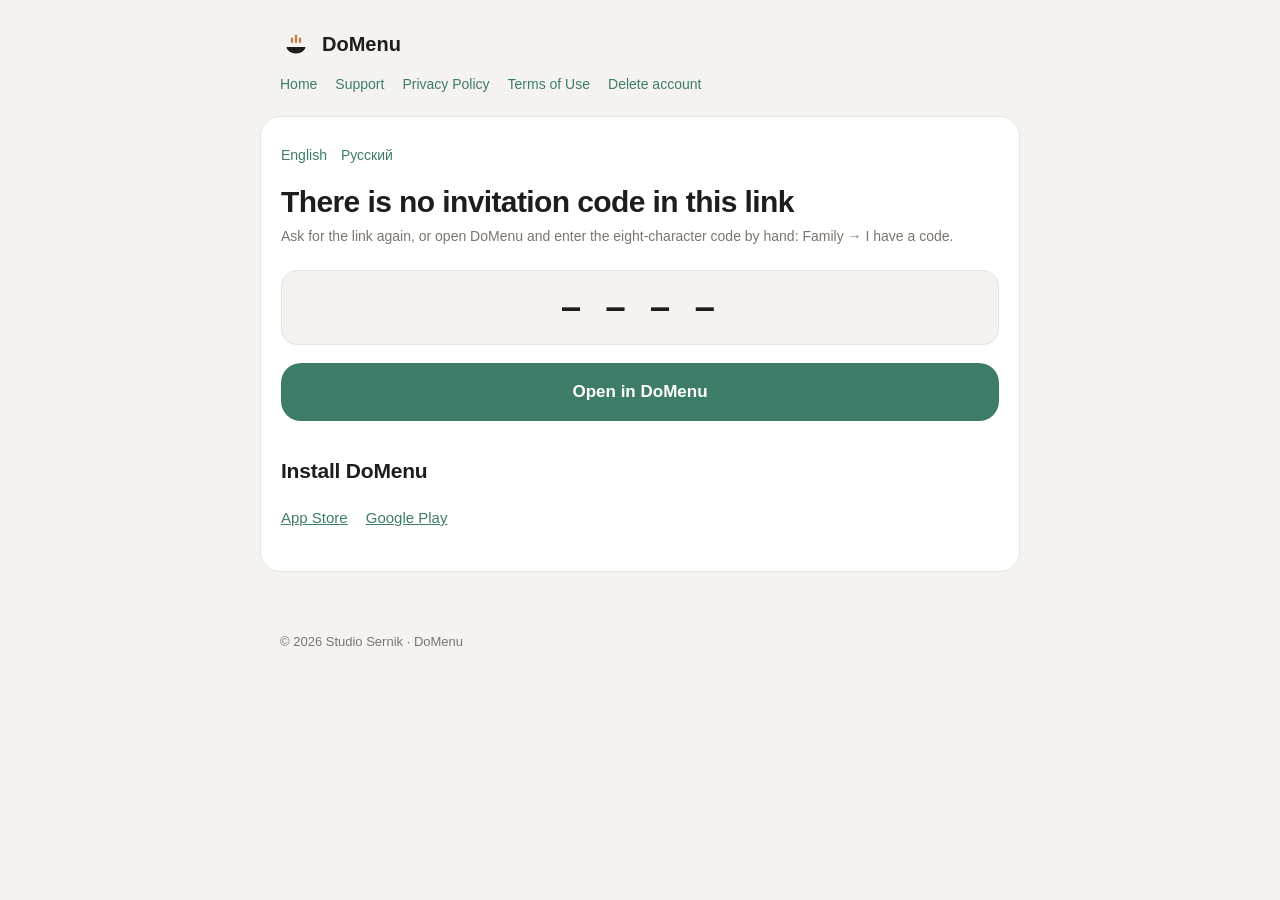
<file: join/index.html>
<!doctype html><html lang="en"><head><meta charset="utf-8"><meta name="viewport" content="width=device-width,initial-scale=1"><title>DoMenu — family invite</title>
<meta name="robots" content="noindex">
<meta property="og:title" content="DoMenu — family invite">
<meta property="og:description" content="Cook together: one catalog of dishes for the whole family.">
<link rel="stylesheet" href="../style.css">
<style>
.code{display:block;font:700 30px/1.1 ui-monospace,SFMono-Regular,Menlo,Consolas,monospace;letter-spacing:.14em;text-align:center;background:var(--bg);border:1px solid var(--border);border-radius:16px;padding:20px 12px;margin:22px 0 18px}
.open{display:block;text-align:center;background:var(--accent);color:#fff;text-decoration:none;font-weight:700;font-size:17px;padding:16px 20px;border-radius:20px}
.open:hover{opacity:.92}
.stores{display:flex;flex-wrap:wrap;gap:10px 18px;margin:18px 0 0;font-size:15px}
.hint{color:var(--muted);font-size:14px;margin:14px 0 0}
</style>
</head><body>
<header>
  <a class="brand" href="../"><svg viewBox="0 0 64 64" aria-hidden="true"><rect x="21.8" y="19" width="4.4" height="11" rx="2.2" fill="#C97A3F"/><rect x="29.8" y="13" width="4.4" height="17" rx="2.2" fill="#C97A3F"/><rect x="37.8" y="19" width="4.4" height="11" rx="2.2" fill="#C97A3F"/><path d="M13 38 H51 A19 13 0 0 1 13 38 Z" fill="#1E1D1B"/></svg>DoMenu</a>
  <nav><a href="../">Home</a><a href="../support/">Support</a><a href="../privacy/">Privacy Policy</a><a href="../terms/">Terms of Use</a><a href="../delete-account/">Delete account</a></nav>
</header>
<main>
<div class="lang"><a href="#" data-lang="en">English</a><a href="#" data-lang="ru">Русский</a></div>

<h1 id="t-title">You have been invited to a DoMenu family</h1>
<p class="meta" id="t-sub">A shared catalog of dishes, dinner match and sync — for two.</p>

<code class="code" id="code">— — — —</code>

<a class="open" id="open" href="#" hidden>Open in DoMenu</a>

<p class="hint" id="t-hint">The button works if DoMenu is already installed. If it is not, install the app and enter the code above: Family → I have a code.</p>

<h2 id="t-install">Install DoMenu</h2>
<div class="stores">
  <a href="https://apps.apple.com/app/id6813118029">App Store</a>
  <a href="https://play.google.com/store/apps/details?id=app.domenu">Google Play</a>
</div>

<p class="hint" id="t-expiry">The code works once and expires in 7 days: as soon as your partner joins, the link stops working.</p>
</main>
<footer>© 2026 Studio Sernik · DoMenu</footer>

<script>
(function () {
  // Алфавит кода — тот же, что в приложении и в серверном констрейнте (B6.2):
  // восемь символов без похожих пар. Всё остальное страница за код не считает.
  var SHAPE = /^[A-HJ-NP-Z2-9]{8}$/;

  var T = {
    en: {
      title: 'You have been invited to a DoMenu family',
      sub: 'A shared catalog of dishes, dinner match and sync — for two.',
      open: 'Open in DoMenu',
      hint: 'The button works if DoMenu is already installed. If it is not, install the app and enter the code above: Family → I have a code.',
      install: 'Install DoMenu',
      expiry: 'The code works once and expires in 7 days: as soon as your partner joins, the link stops working.',
      noCode: 'There is no invitation code in this link',
      noCodeSub: 'Ask for the link again, or open DoMenu and enter the eight-character code by hand: Family → I have a code.'
    },
    ru: {
      title: 'Вас зовут в семью DoMenu',
      sub: 'Общий каталог блюд, метч ужина и синхронизация — на двоих.',
      open: 'Открыть в DoMenu',
      hint: 'Кнопка сработает, если DoMenu уже установлен. Если нет — поставьте приложение и введите код выше: Семья → У меня есть код.',
      install: 'Установить DoMenu',
      expiry: 'Код одноразовый и живёт 7 дней: как только партнёр вступит, ссылка перестанет работать.',
      noCode: 'В этой ссылке нет кода приглашения',
      noCodeSub: 'Попросите прислать ссылку ещё раз или откройте DoMenu и введите восьмизначный код руками: Семья → У меня есть код.'
    }
  };

  function codeFromLocation() {
    var params = new URLSearchParams(location.search);
    var raw = params.get('c') || params.get('code') || location.hash.slice(1);
    // Путь `/join/CODE` статический хостинг отдаёт четырёхсоткой, но ссылка
    // такой формы могла уехать с другого хостинга — разбираем и её.
    if (!raw) {
      var tail = location.pathname.split('/').filter(Boolean).pop();
      if (tail && tail !== 'join') raw = tail;
    }
    raw = (raw || '').trim().replace(/[\s-]/g, '').toUpperCase();
    return SHAPE.test(raw) ? raw : null;
  }

  var code = codeFromLocation();
  var el = {
    title: document.getElementById('t-title'),
    sub: document.getElementById('t-sub'),
    code: document.getElementById('code'),
    open: document.getElementById('open'),
    hint: document.getElementById('t-hint'),
    install: document.getElementById('t-install'),
    expiry: document.getElementById('t-expiry')
  };

  function render(lang) {
    var t = T[lang] || T.en;
    document.documentElement.lang = lang;
    el.install.textContent = t.install;
    if (code) {
      el.title.textContent = t.title;
      el.sub.textContent = t.sub;
      el.code.textContent = code;
      el.open.textContent = t.open;
      el.hint.textContent = t.hint;
      el.expiry.textContent = t.expiry;
    } else {
      el.title.textContent = t.noCode;
      el.sub.textContent = t.noCodeSub;
      el.hint.textContent = '';
      el.expiry.textContent = '';
    }
  }

  if (code) {
    // Открывает приложение собственной схемой: она работает и без Universal
    // Links, и на телефоне, где ссылку переслали из мессенджера.
    el.open.href = 'domenu://join/' + code;
    el.open.hidden = false;
    // Баннер Safari сверху — вторая дорога в тот же магазин.
    var banner = document.createElement('meta');
    banner.name = 'apple-itunes-app';
    banner.content = 'app-id=6813118029, app-argument=domenu://join/' + code;
    document.head.appendChild(banner);
  } else {
    el.code.hidden = true;
  }

  var lang = (navigator.language || 'en').toLowerCase().indexOf('ru') === 0 ? 'ru' : 'en';
  render(lang);

  Array.prototype.forEach.call(document.querySelectorAll('.lang a'), function (a) {
    a.addEventListener('click', function (e) {
      e.preventDefault();
      render(a.getAttribute('data-lang'));
    });
  });
})();
</script>
</body></html>
</file>
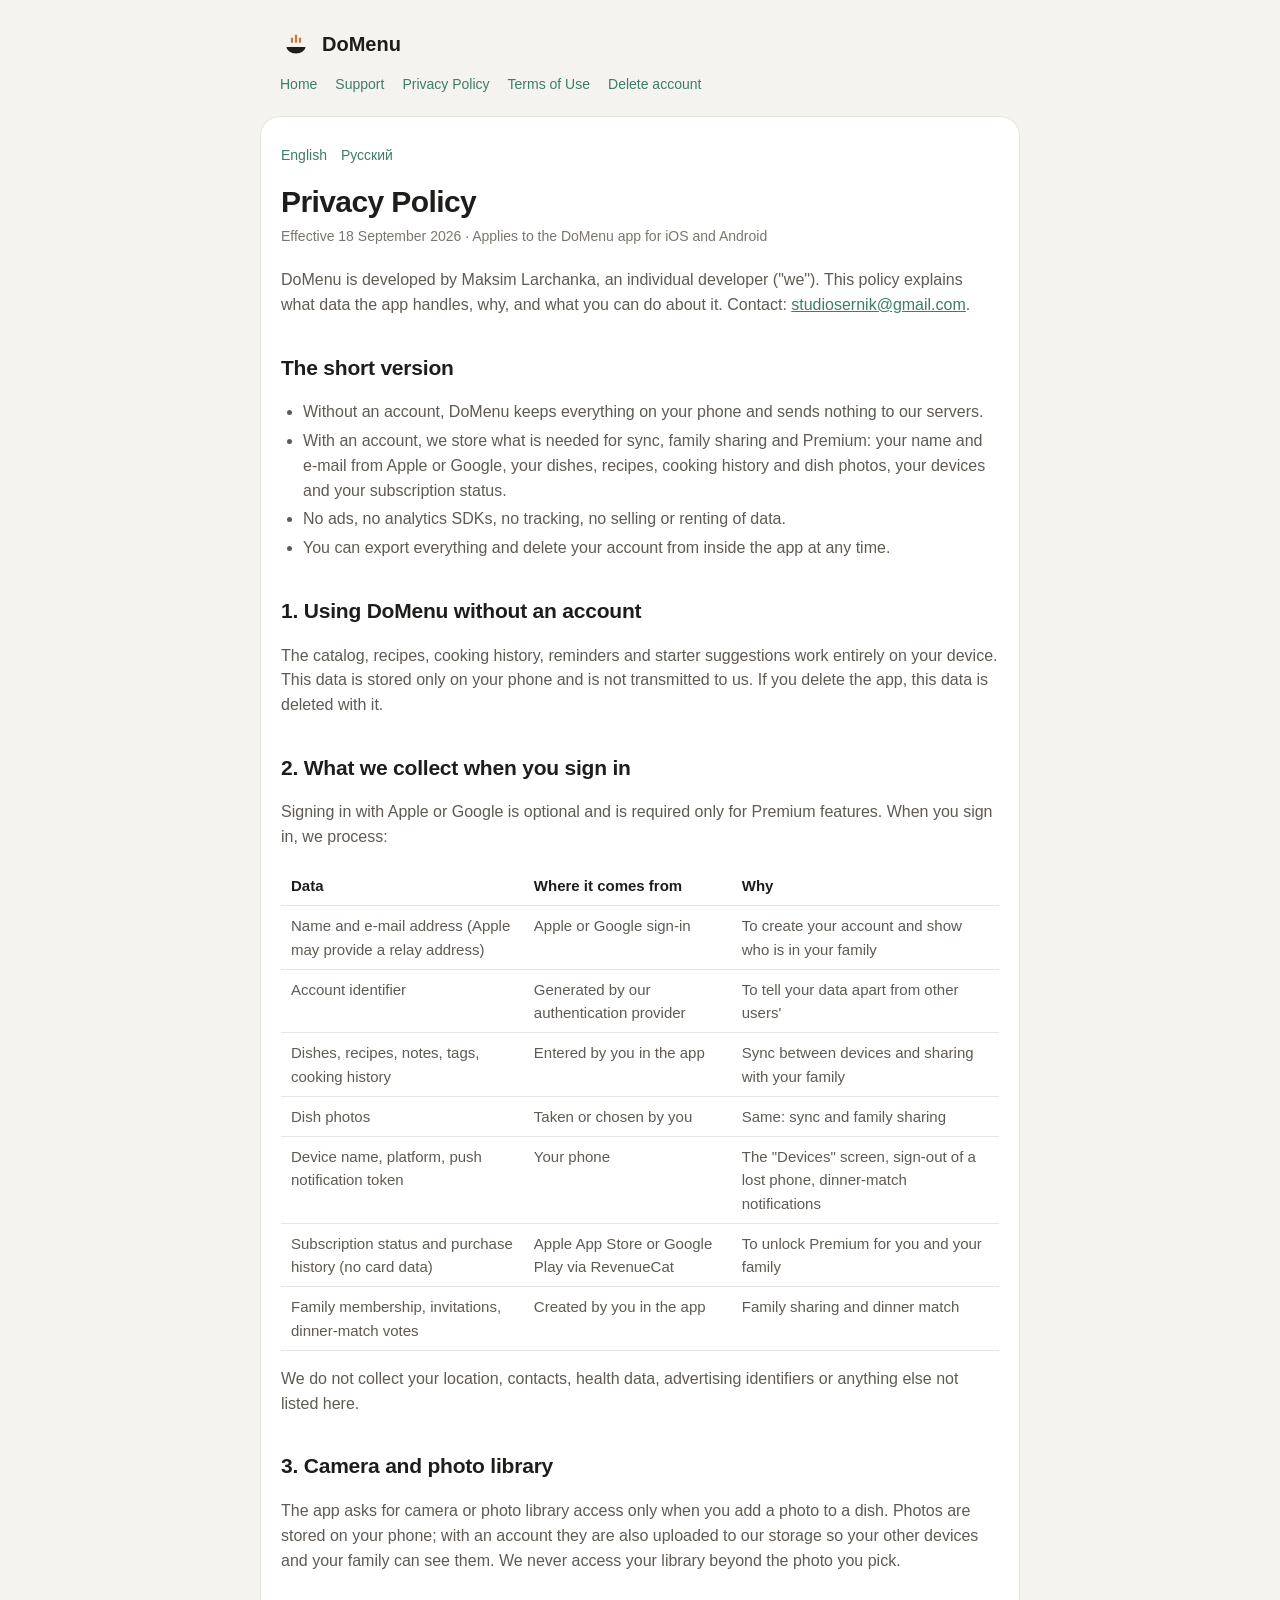
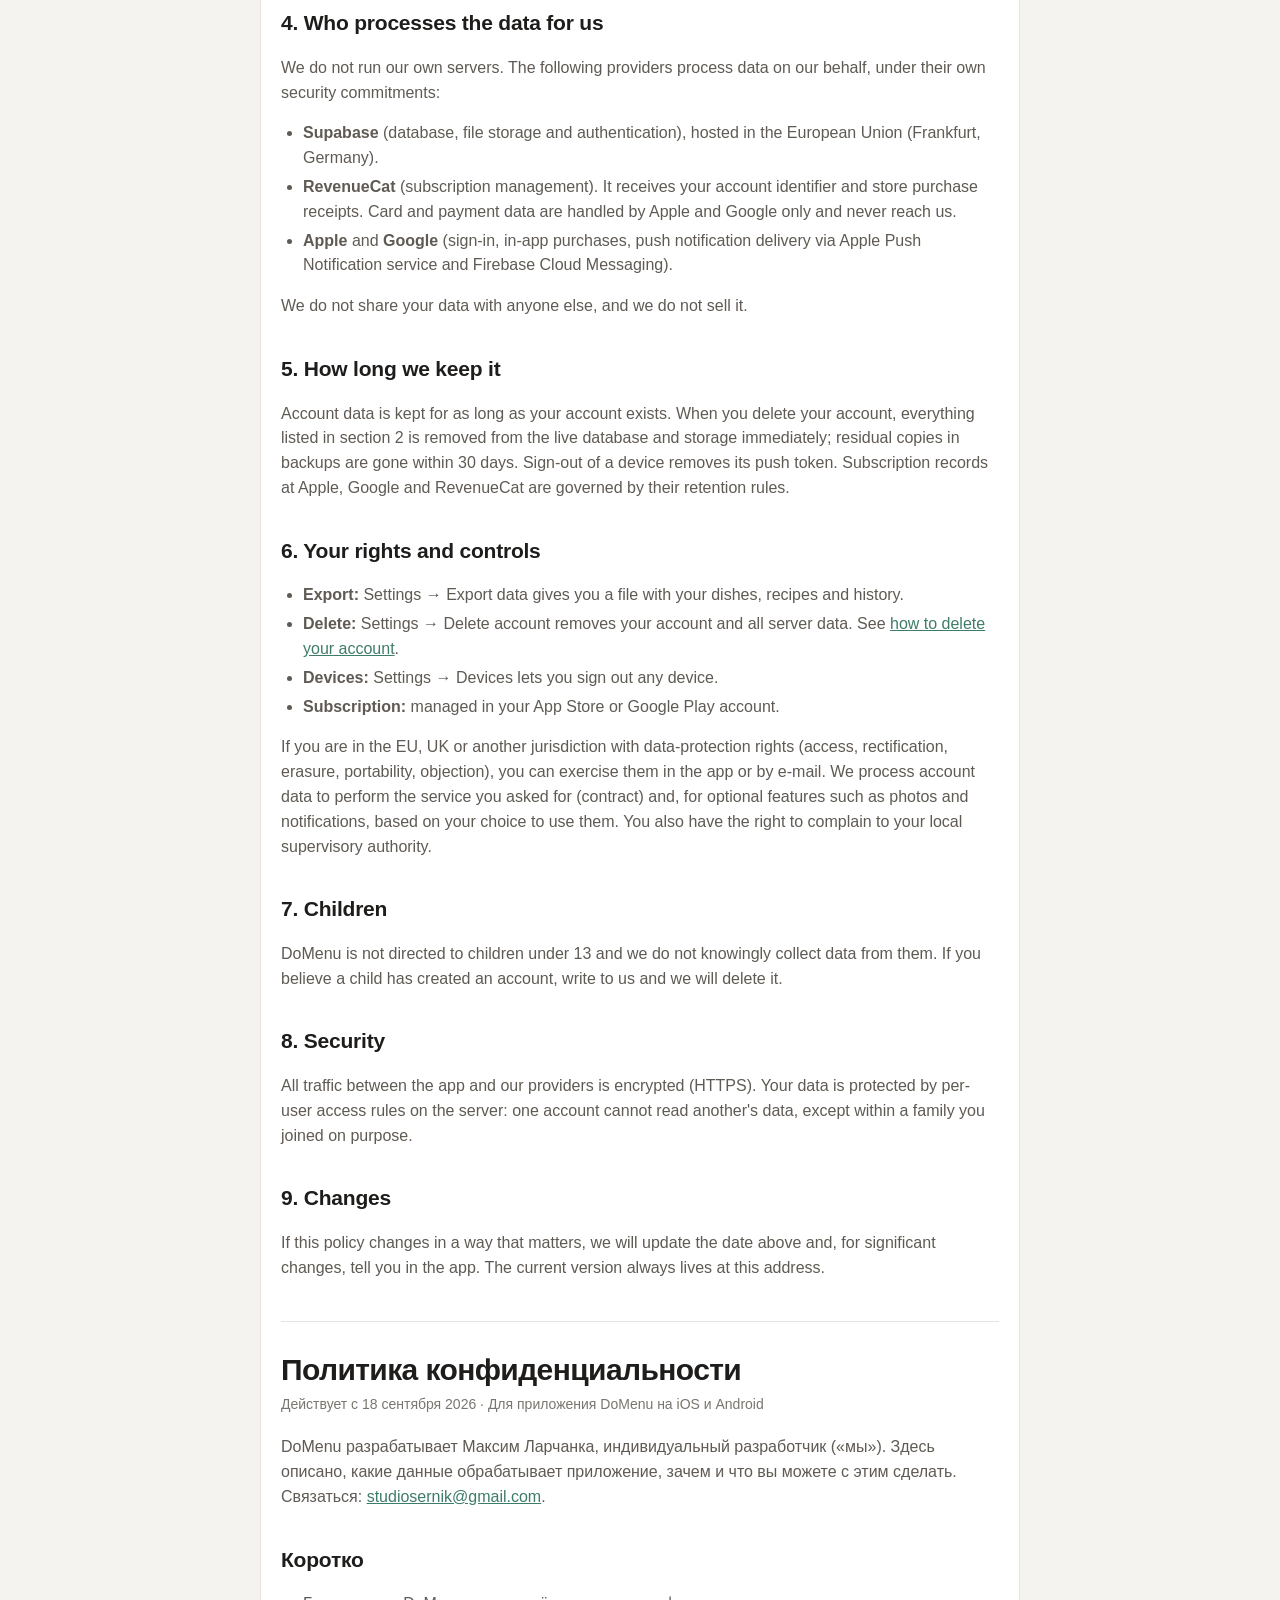
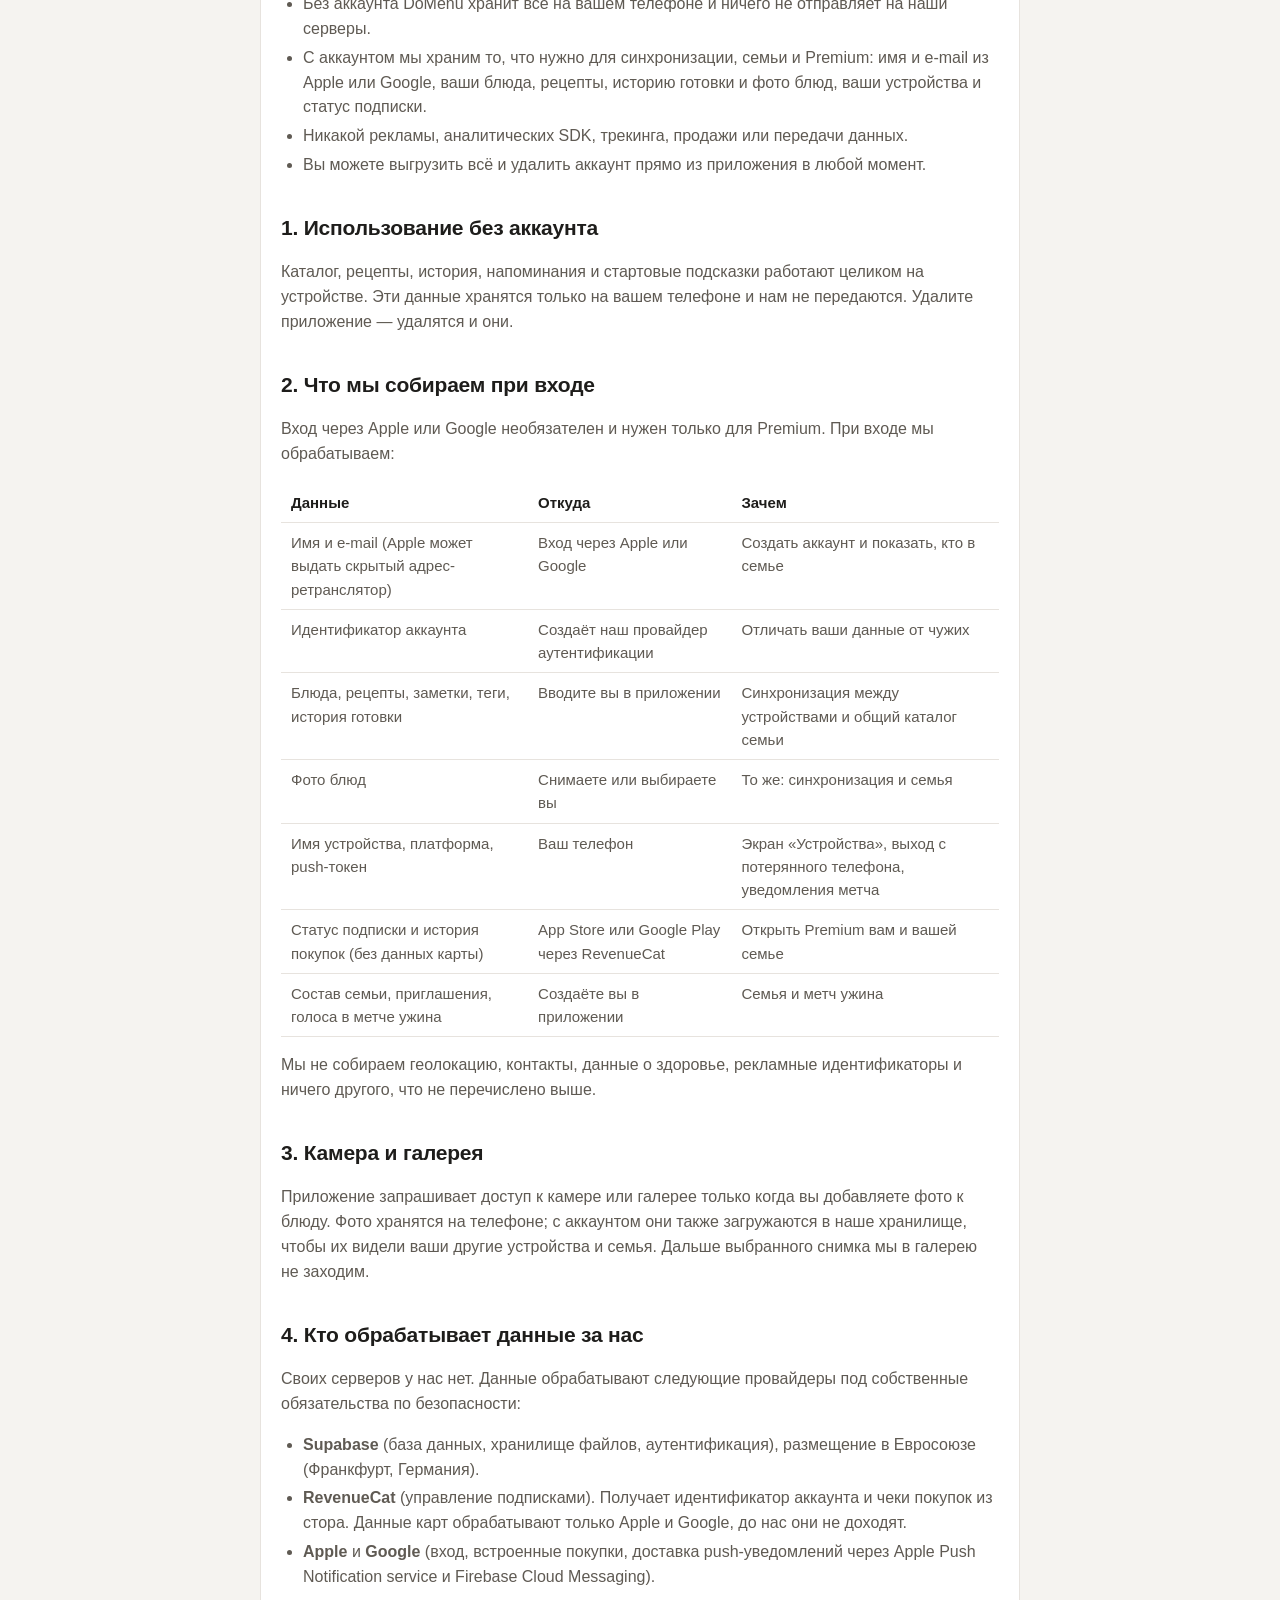
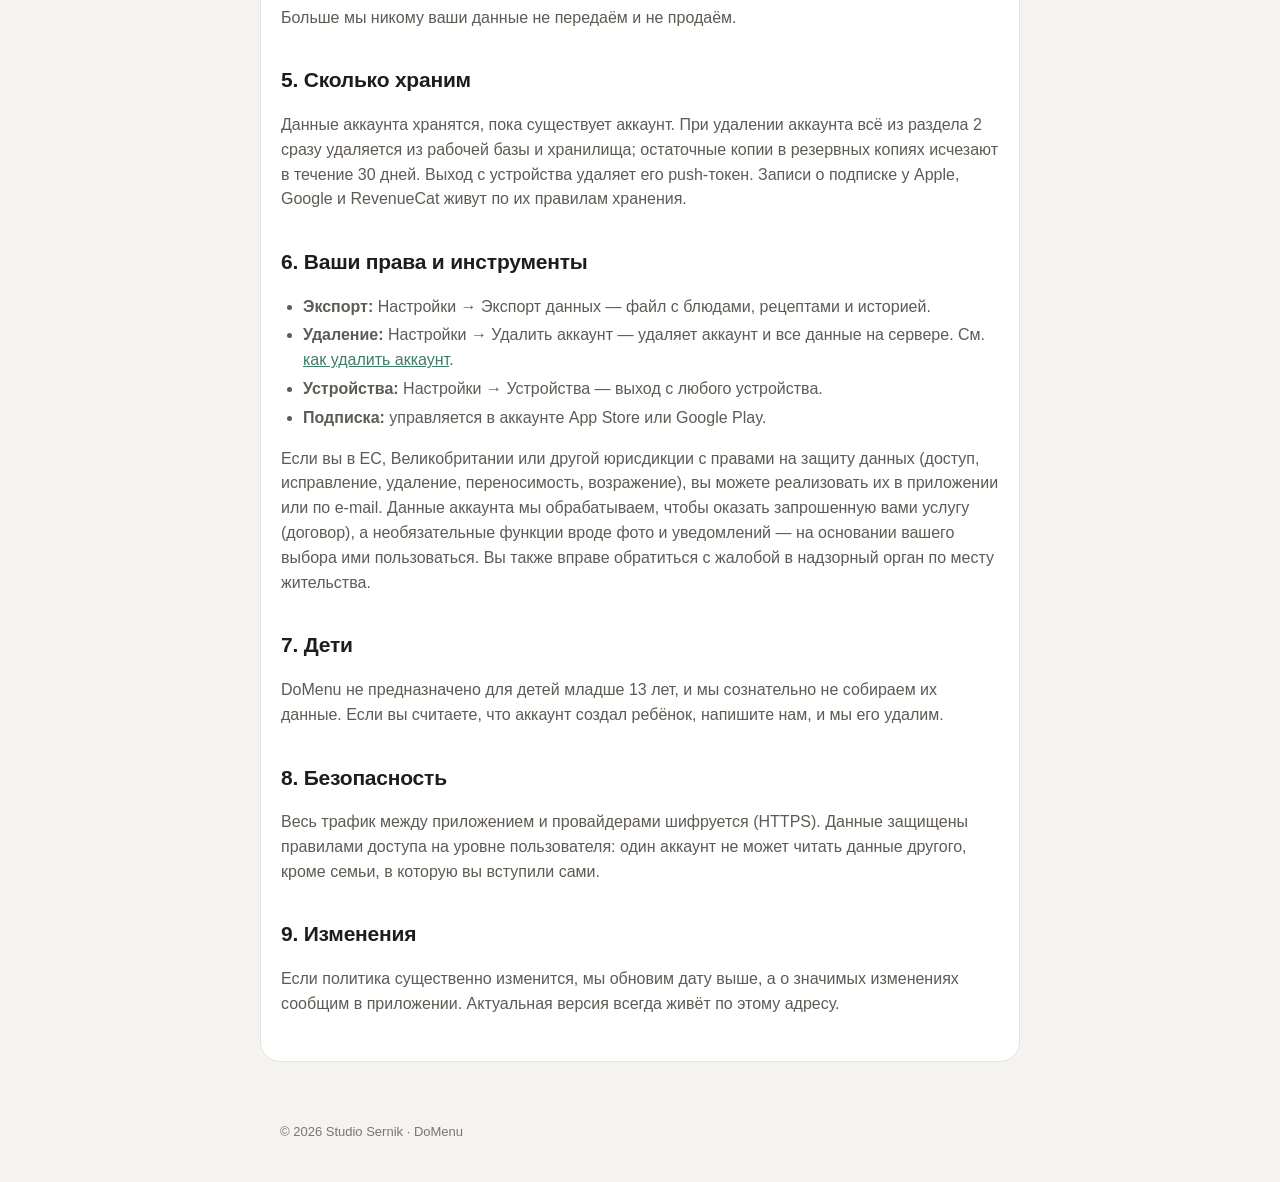
<file: privacy/index.html>
<!doctype html><html lang="en"><head><meta charset="utf-8"><meta name="viewport" content="width=device-width,initial-scale=1"><title>DoMenu — Privacy Policy</title><link rel="stylesheet" href="../style.css"></head><body>
<header>
  <a class="brand" href="../"><svg viewBox="0 0 64 64" aria-hidden="true"><rect x="21.8" y="19" width="4.4" height="11" rx="2.2" fill="#C97A3F"/><rect x="29.8" y="13" width="4.4" height="17" rx="2.2" fill="#C97A3F"/><rect x="37.8" y="19" width="4.4" height="11" rx="2.2" fill="#C97A3F"/><path d="M13 38 H51 A19 13 0 0 1 13 38 Z" fill="#1E1D1B"/></svg>DoMenu</a>
  <nav><a href="../">Home</a><a href="../support/">Support</a><a href="../privacy/">Privacy Policy</a><a href="../terms/">Terms of Use</a><a href="../delete-account/">Delete account</a></nav>
</header>
<main>
<div class="lang"><a href="#en">English</a><a href="#ru">Русский</a></div>
<h1 id="en">Privacy Policy</h1>
<p class="meta">Effective 18 September 2026 · Applies to the DoMenu app for iOS and Android</p>

<p>DoMenu is developed by Maksim Larchanka, an individual developer ("we"). This policy explains what data the app handles, why, and what you can do about it. Contact: <a href="mailto:studiosernik@gmail.com">studiosernik@gmail.com</a>.</p>

<h2>The short version</h2>
<ul>
<li>Without an account, DoMenu keeps everything on your phone and sends nothing to our servers.</li>
<li>With an account, we store what is needed for sync, family sharing and Premium: your name and e-mail from Apple or Google, your dishes, recipes, cooking history and dish photos, your devices and your subscription status.</li>
<li>No ads, no analytics SDKs, no tracking, no selling or renting of data.</li>
<li>You can export everything and delete your account from inside the app at any time.</li>
</ul>

<h2>1. Using DoMenu without an account</h2>
<p>The catalog, recipes, cooking history, reminders and starter suggestions work entirely on your device. This data is stored only on your phone and is not transmitted to us. If you delete the app, this data is deleted with it.</p>

<h2>2. What we collect when you sign in</h2>
<p>Signing in with Apple or Google is optional and is required only for Premium features. When you sign in, we process:</p>
<table>
<tr><th>Data</th><th>Where it comes from</th><th>Why</th></tr>
<tr><td>Name and e-mail address (Apple may provide a relay address)</td><td>Apple or Google sign-in</td><td>To create your account and show who is in your family</td></tr>
<tr><td>Account identifier</td><td>Generated by our authentication provider</td><td>To tell your data apart from other users'</td></tr>
<tr><td>Dishes, recipes, notes, tags, cooking history</td><td>Entered by you in the app</td><td>Sync between devices and sharing with your family</td></tr>
<tr><td>Dish photos</td><td>Taken or chosen by you</td><td>Same: sync and family sharing</td></tr>
<tr><td>Device name, platform, push notification token</td><td>Your phone</td><td>The "Devices" screen, sign-out of a lost phone, dinner-match notifications</td></tr>
<tr><td>Subscription status and purchase history (no card data)</td><td>Apple App Store or Google Play via RevenueCat</td><td>To unlock Premium for you and your family</td></tr>
<tr><td>Family membership, invitations, dinner-match votes</td><td>Created by you in the app</td><td>Family sharing and dinner match</td></tr>
</table>
<p>We do not collect your location, contacts, health data, advertising identifiers or anything else not listed here.</p>

<h2>3. Camera and photo library</h2>
<p>The app asks for camera or photo library access only when you add a photo to a dish. Photos are stored on your phone; with an account they are also uploaded to our storage so your other devices and your family can see them. We never access your library beyond the photo you pick.</p>

<h2>4. Who processes the data for us</h2>
<p>We do not run our own servers. The following providers process data on our behalf, under their own security commitments:</p>
<ul>
<li><strong>Supabase</strong> (database, file storage and authentication), hosted in the European Union (Frankfurt, Germany).</li>
<li><strong>RevenueCat</strong> (subscription management). It receives your account identifier and store purchase receipts. Card and payment data are handled by Apple and Google only and never reach us.</li>
<li><strong>Apple</strong> and <strong>Google</strong> (sign-in, in-app purchases, push notification delivery via Apple Push Notification service and Firebase Cloud Messaging).</li>
</ul>
<p>We do not share your data with anyone else, and we do not sell it.</p>

<h2>5. How long we keep it</h2>
<p>Account data is kept for as long as your account exists. When you delete your account, everything listed in section 2 is removed from the live database and storage immediately; residual copies in backups are gone within 30 days. Sign-out of a device removes its push token. Subscription records at Apple, Google and RevenueCat are governed by their retention rules.</p>

<h2>6. Your rights and controls</h2>
<ul>
<li><strong>Export:</strong> Settings → Export data gives you a file with your dishes, recipes and history.</li>
<li><strong>Delete:</strong> Settings → Delete account removes your account and all server data. See <a href="../delete-account/">how to delete your account</a>.</li>
<li><strong>Devices:</strong> Settings → Devices lets you sign out any device.</li>
<li><strong>Subscription:</strong> managed in your App Store or Google Play account.</li>
</ul>
<p>If you are in the EU, UK or another jurisdiction with data-protection rights (access, rectification, erasure, portability, objection), you can exercise them in the app or by e-mail. We process account data to perform the service you asked for (contract) and, for optional features such as photos and notifications, based on your choice to use them. You also have the right to complain to your local supervisory authority.</p>

<h2>7. Children</h2>
<p>DoMenu is not directed to children under 13 and we do not knowingly collect data from them. If you believe a child has created an account, write to us and we will delete it.</p>

<h2>8. Security</h2>
<p>All traffic between the app and our providers is encrypted (HTTPS). Your data is protected by per-user access rules on the server: one account cannot read another's data, except within a family you joined on purpose.</p>

<h2>9. Changes</h2>
<p>If this policy changes in a way that matters, we will update the date above and, for significant changes, tell you in the app. The current version always lives at this address.</p>

<hr class="ru">
<h1 id="ru">Политика конфиденциальности</h1>
<p class="meta">Действует с 18 сентября 2026 · Для приложения DoMenu на iOS и Android</p>

<p>DoMenu разрабатывает Максим Ларчанка, индивидуальный разработчик («мы»). Здесь описано, какие данные обрабатывает приложение, зачем и что вы можете с этим сделать. Связаться: <a href="mailto:studiosernik@gmail.com">studiosernik@gmail.com</a>.</p>

<h2>Коротко</h2>
<ul>
<li>Без аккаунта DoMenu хранит всё на вашем телефоне и ничего не отправляет на наши серверы.</li>
<li>С аккаунтом мы храним то, что нужно для синхронизации, семьи и Premium: имя и e-mail из Apple или Google, ваши блюда, рецепты, историю готовки и фото блюд, ваши устройства и статус подписки.</li>
<li>Никакой рекламы, аналитических SDK, трекинга, продажи или передачи данных.</li>
<li>Вы можете выгрузить всё и удалить аккаунт прямо из приложения в любой момент.</li>
</ul>

<h2>1. Использование без аккаунта</h2>
<p>Каталог, рецепты, история, напоминания и стартовые подсказки работают целиком на устройстве. Эти данные хранятся только на вашем телефоне и нам не передаются. Удалите приложение — удалятся и они.</p>

<h2>2. Что мы собираем при входе</h2>
<p>Вход через Apple или Google необязателен и нужен только для Premium. При входе мы обрабатываем:</p>
<table>
<tr><th>Данные</th><th>Откуда</th><th>Зачем</th></tr>
<tr><td>Имя и e-mail (Apple может выдать скрытый адрес-ретранслятор)</td><td>Вход через Apple или Google</td><td>Создать аккаунт и показать, кто в семье</td></tr>
<tr><td>Идентификатор аккаунта</td><td>Создаёт наш провайдер аутентификации</td><td>Отличать ваши данные от чужих</td></tr>
<tr><td>Блюда, рецепты, заметки, теги, история готовки</td><td>Вводите вы в приложении</td><td>Синхронизация между устройствами и общий каталог семьи</td></tr>
<tr><td>Фото блюд</td><td>Снимаете или выбираете вы</td><td>То же: синхронизация и семья</td></tr>
<tr><td>Имя устройства, платформа, push-токен</td><td>Ваш телефон</td><td>Экран «Устройства», выход с потерянного телефона, уведомления метча</td></tr>
<tr><td>Статус подписки и история покупок (без данных карты)</td><td>App Store или Google Play через RevenueCat</td><td>Открыть Premium вам и вашей семье</td></tr>
<tr><td>Состав семьи, приглашения, голоса в метче ужина</td><td>Создаёте вы в приложении</td><td>Семья и метч ужина</td></tr>
</table>
<p>Мы не собираем геолокацию, контакты, данные о здоровье, рекламные идентификаторы и ничего другого, что не перечислено выше.</p>

<h2>3. Камера и галерея</h2>
<p>Приложение запрашивает доступ к камере или галерее только когда вы добавляете фото к блюду. Фото хранятся на телефоне; с аккаунтом они также загружаются в наше хранилище, чтобы их видели ваши другие устройства и семья. Дальше выбранного снимка мы в галерею не заходим.</p>

<h2>4. Кто обрабатывает данные за нас</h2>
<p>Своих серверов у нас нет. Данные обрабатывают следующие провайдеры под собственные обязательства по безопасности:</p>
<ul>
<li><strong>Supabase</strong> (база данных, хранилище файлов, аутентификация), размещение в Евросоюзе (Франкфурт, Германия).</li>
<li><strong>RevenueCat</strong> (управление подписками). Получает идентификатор аккаунта и чеки покупок из стора. Данные карт обрабатывают только Apple и Google, до нас они не доходят.</li>
<li><strong>Apple</strong> и <strong>Google</strong> (вход, встроенные покупки, доставка push-уведомлений через Apple Push Notification service и Firebase Cloud Messaging).</li>
</ul>
<p>Больше мы никому ваши данные не передаём и не продаём.</p>

<h2>5. Сколько храним</h2>
<p>Данные аккаунта хранятся, пока существует аккаунт. При удалении аккаунта всё из раздела 2 сразу удаляется из рабочей базы и хранилища; остаточные копии в резервных копиях исчезают в течение 30 дней. Выход с устройства удаляет его push-токен. Записи о подписке у Apple, Google и RevenueCat живут по их правилам хранения.</p>

<h2>6. Ваши права и инструменты</h2>
<ul>
<li><strong>Экспорт:</strong> Настройки → Экспорт данных — файл с блюдами, рецептами и историей.</li>
<li><strong>Удаление:</strong> Настройки → Удалить аккаунт — удаляет аккаунт и все данные на сервере. См. <a href="../delete-account/#ru">как удалить аккаунт</a>.</li>
<li><strong>Устройства:</strong> Настройки → Устройства — выход с любого устройства.</li>
<li><strong>Подписка:</strong> управляется в аккаунте App Store или Google Play.</li>
</ul>
<p>Если вы в ЕС, Великобритании или другой юрисдикции с правами на защиту данных (доступ, исправление, удаление, переносимость, возражение), вы можете реализовать их в приложении или по e-mail. Данные аккаунта мы обрабатываем, чтобы оказать запрошенную вами услугу (договор), а необязательные функции вроде фото и уведомлений — на основании вашего выбора ими пользоваться. Вы также вправе обратиться с жалобой в надзорный орган по месту жительства.</p>

<h2>7. Дети</h2>
<p>DoMenu не предназначено для детей младше 13 лет, и мы сознательно не собираем их данные. Если вы считаете, что аккаунт создал ребёнок, напишите нам, и мы его удалим.</p>

<h2>8. Безопасность</h2>
<p>Весь трафик между приложением и провайдерами шифруется (HTTPS). Данные защищены правилами доступа на уровне пользователя: один аккаунт не может читать данные другого, кроме семьи, в которую вы вступили сами.</p>

<h2>9. Изменения</h2>
<p>Если политика существенно изменится, мы обновим дату выше, а о значимых изменениях сообщим в приложении. Актуальная версия всегда живёт по этому адресу.</p>
</main>
<footer>© 2026 Studio Sernik · DoMenu</footer>
</body></html>
</file>
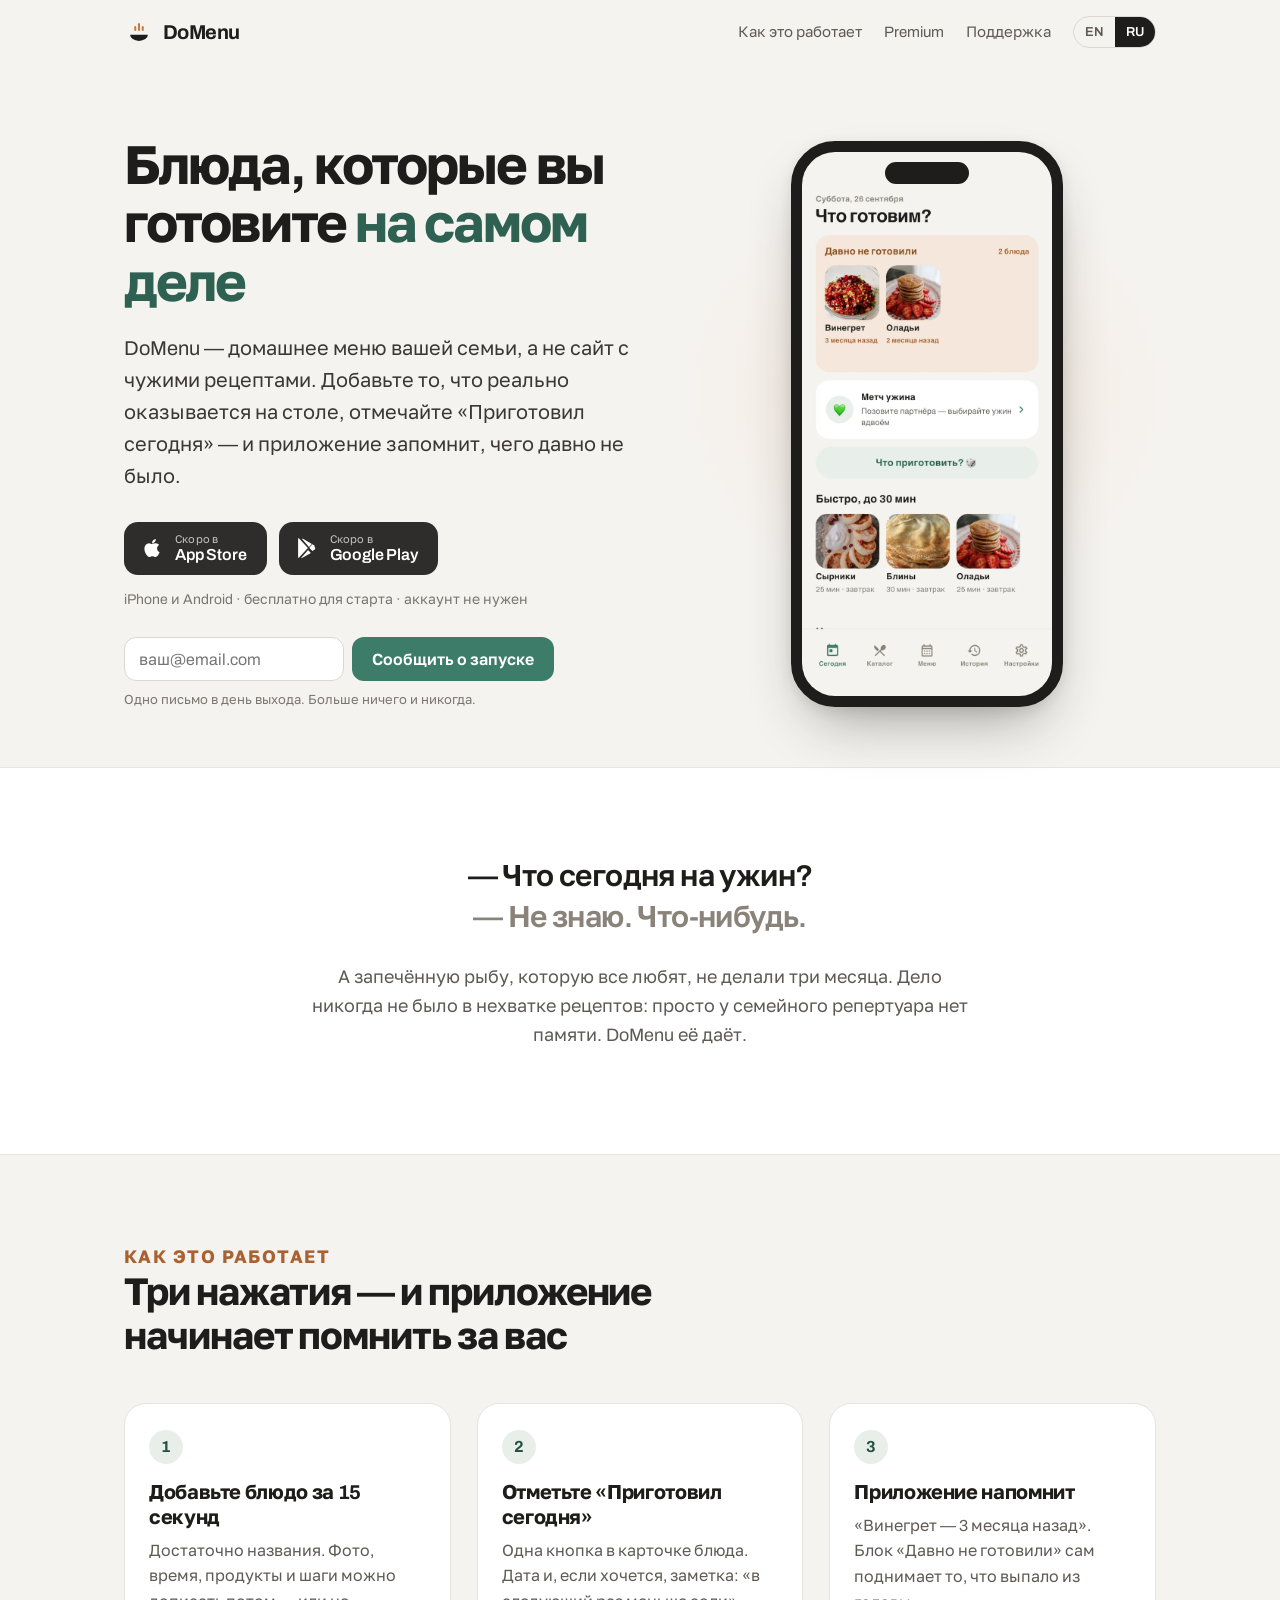
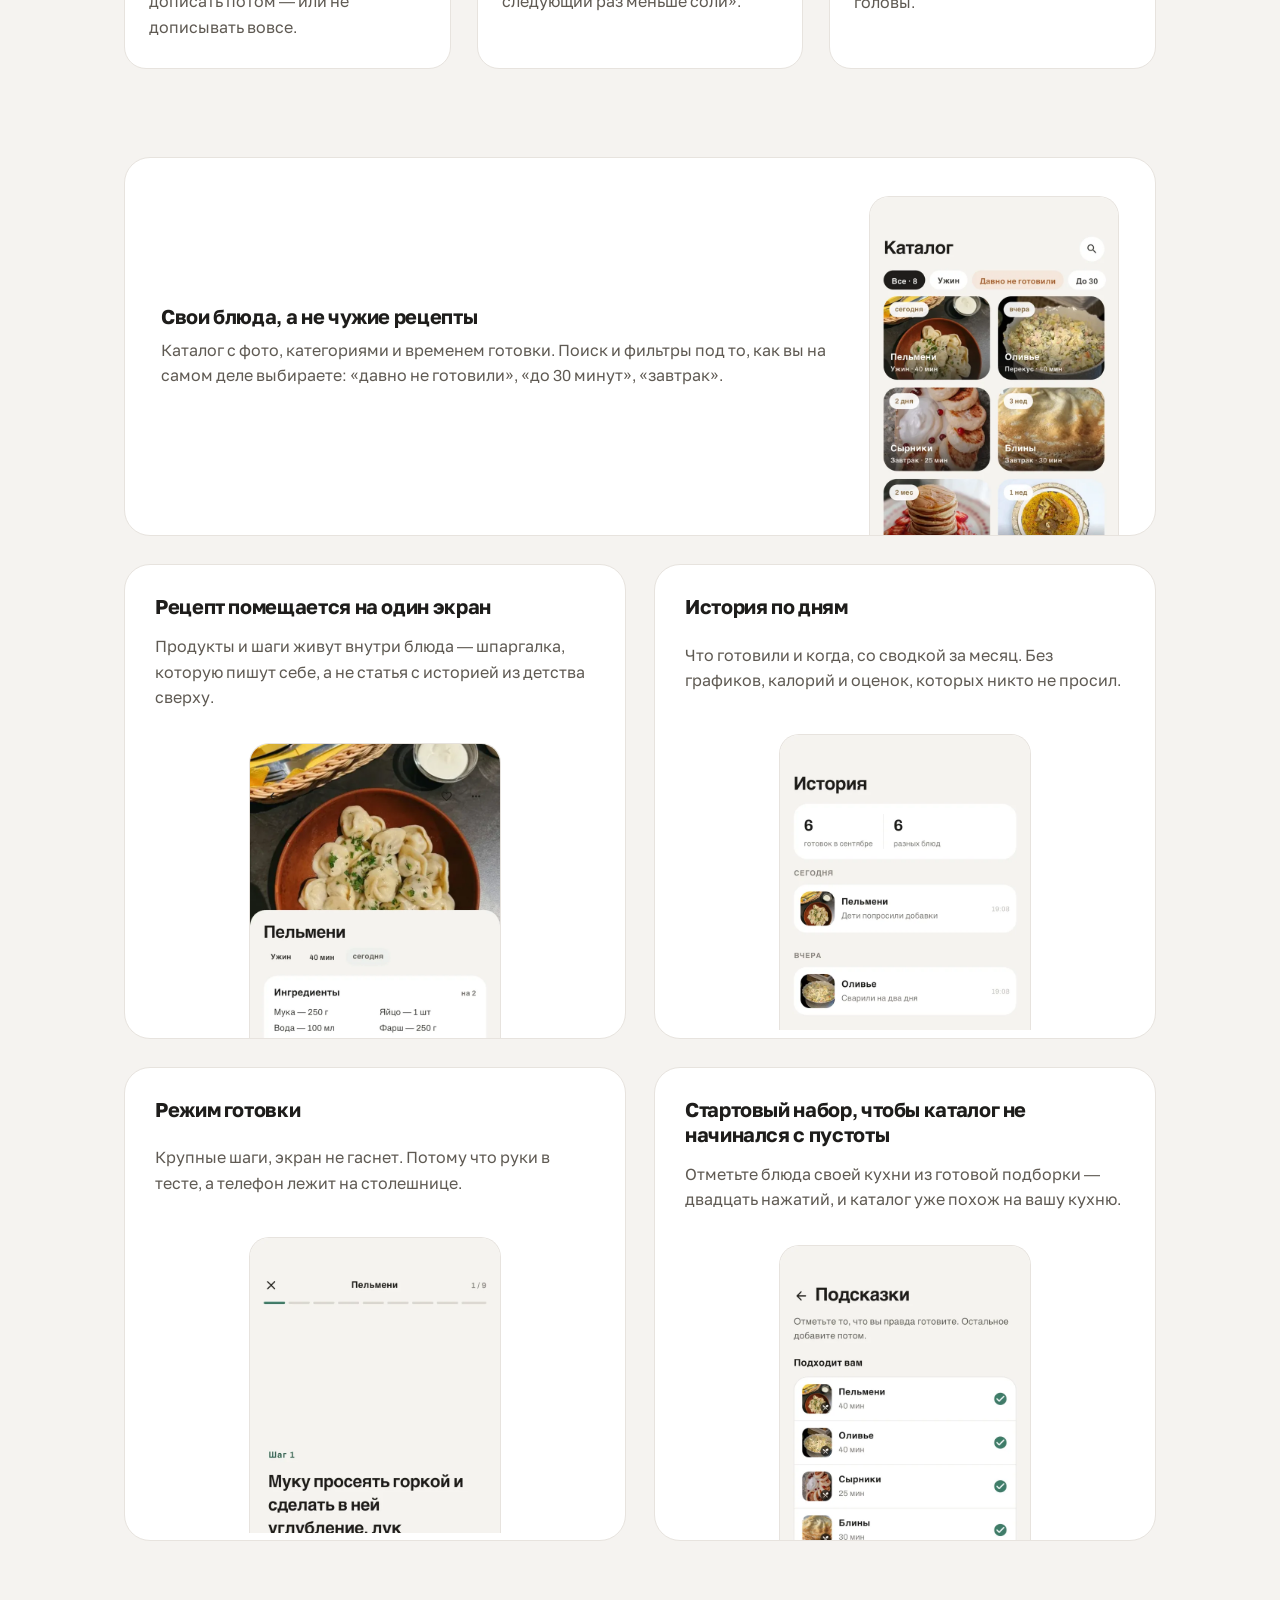
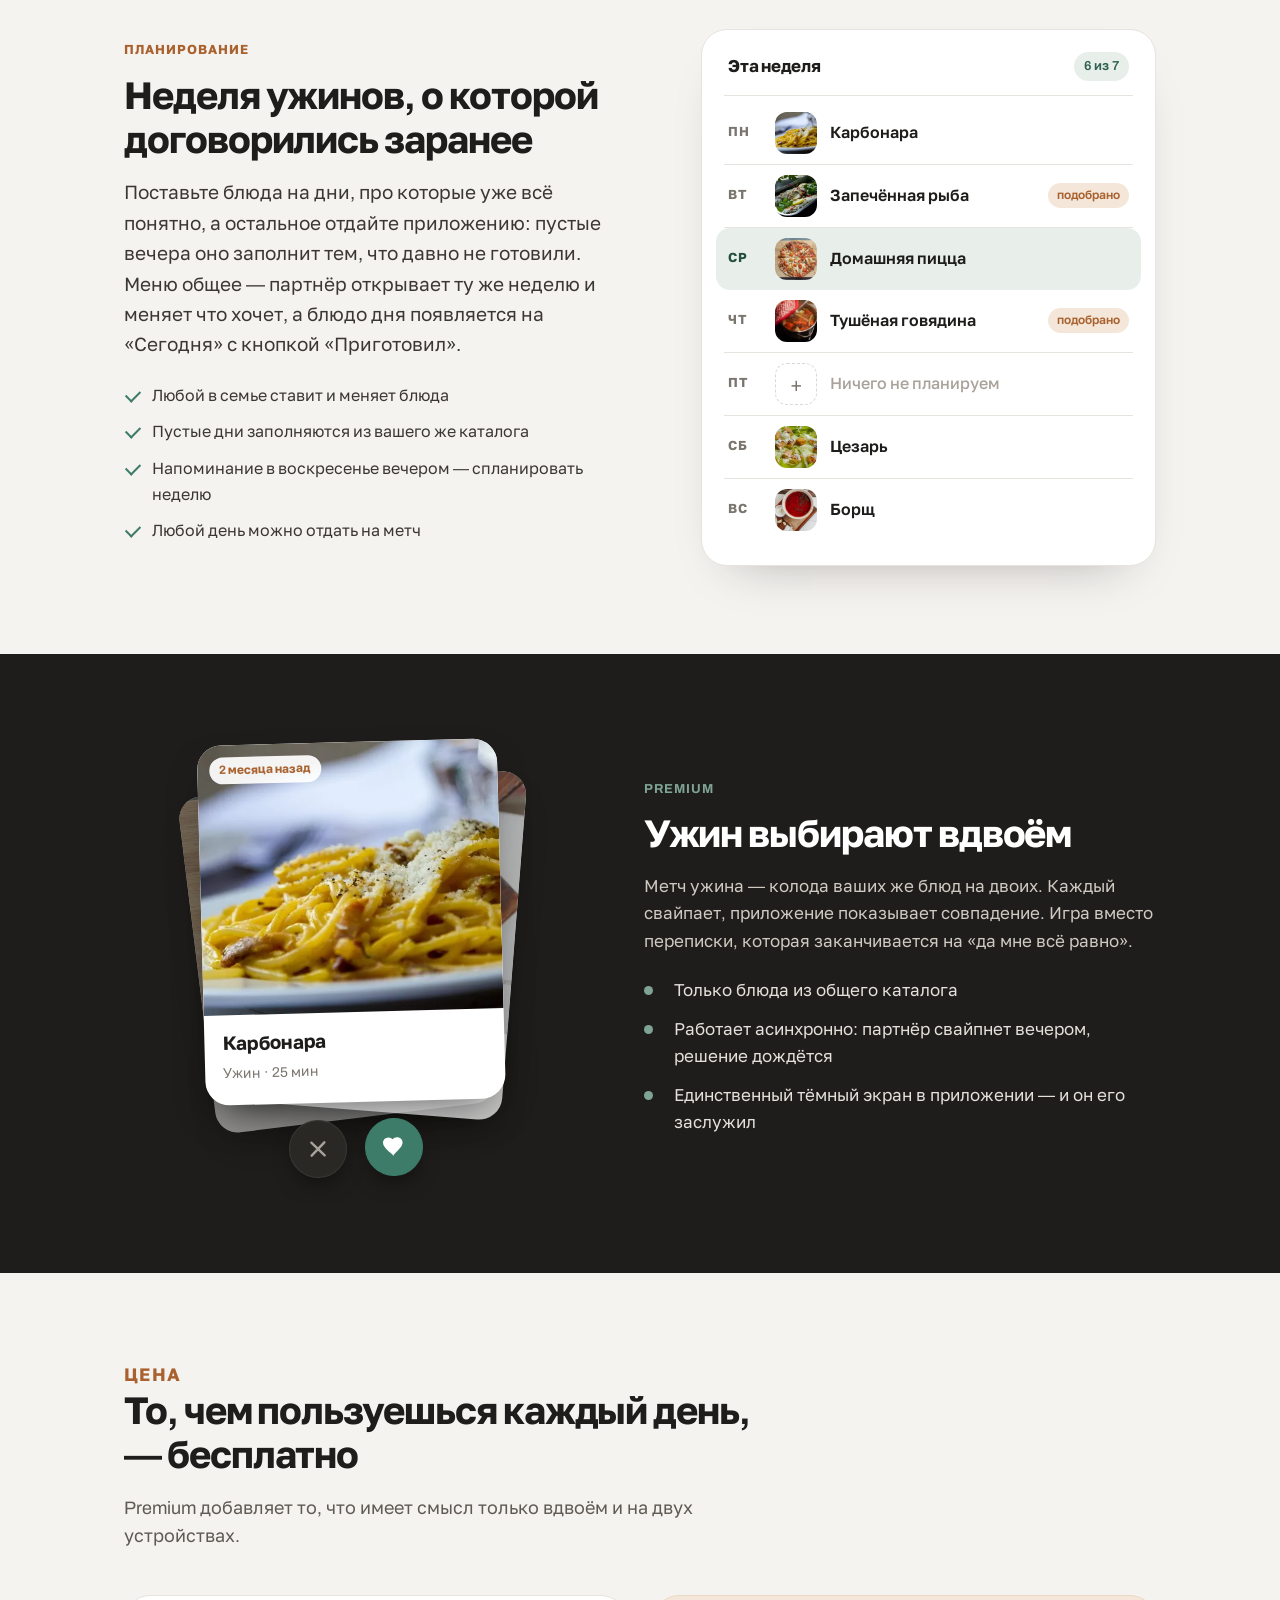
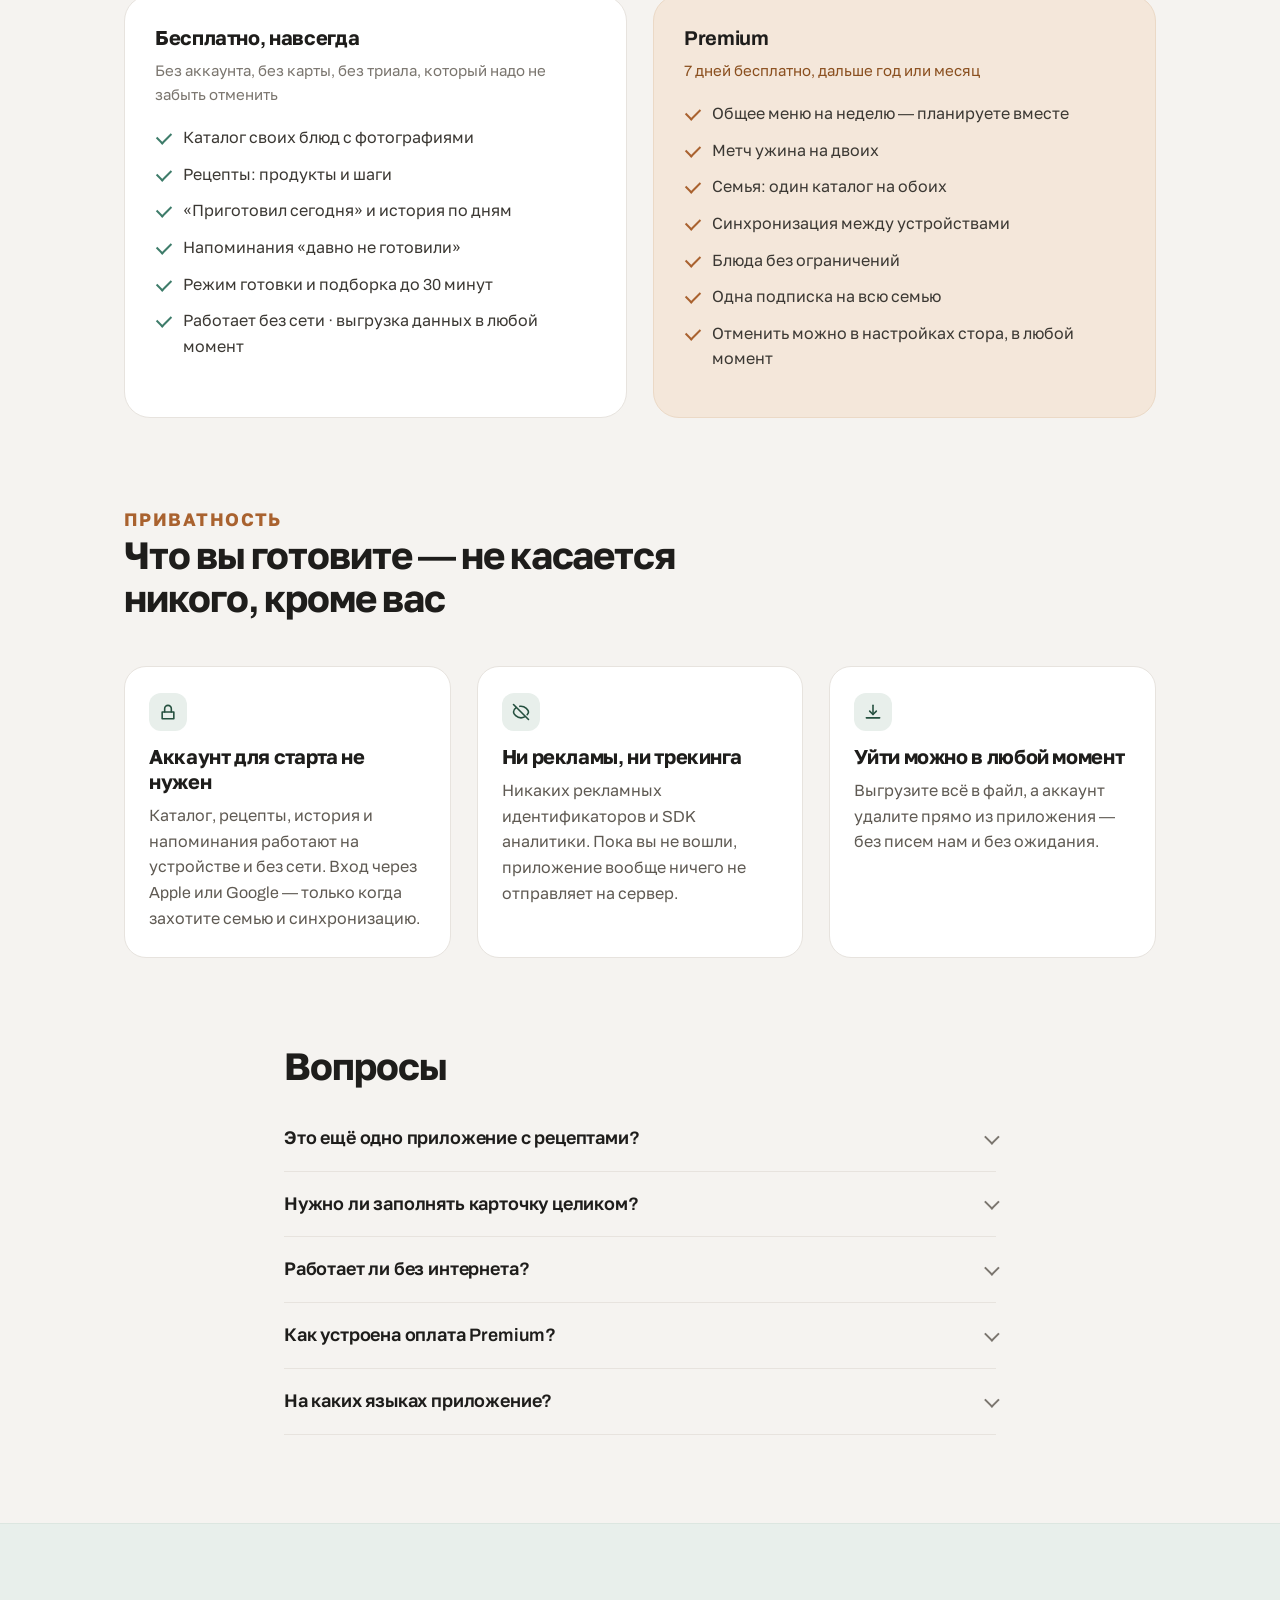
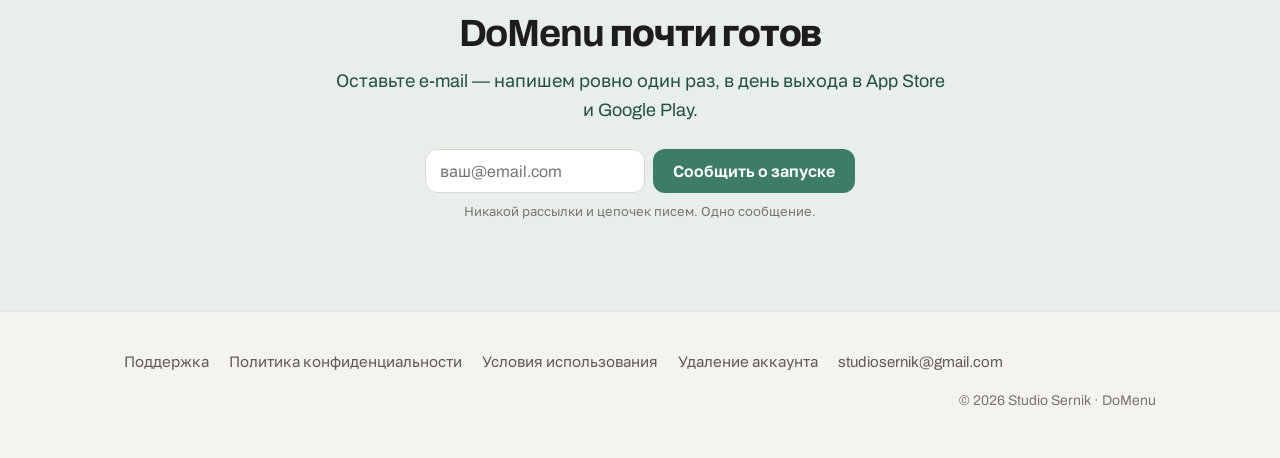
<file: ru/index.html>
<!doctype html>
<html lang="ru">
<head>
<meta charset="utf-8">
<meta name="viewport" content="width=device-width,initial-scale=1">
<title>DoMenu — блюда, которые ваша семья готовит на самом деле</title>
<meta name="description" content="DoMenu — домашнее меню семьи: свои блюда, рецепт-шпаргалка внутри каждого и напоминание о том, чего давно не было на столе. iPhone и Android.">
<link rel="canonical" href="https://domenuapp.com/ru/">
<link rel="alternate" hreflang="en" href="https://domenuapp.com/">
<link rel="alternate" hreflang="ru" href="https://domenuapp.com/ru/">
<link rel="alternate" hreflang="x-default" href="https://domenuapp.com/">
<meta property="og:type" content="website">
<meta property="og:title" content="DoMenu — блюда, которые ваша семья готовит на самом деле">
<meta property="og:description" content="Домашнее меню: добавьте то, что реально готовите, отметьте «Приготовил», и приложение запомнит, чего давно не было на столе.">
<meta property="og:image" content="https://domenuapp.com/og.png">
<meta property="og:locale" content="ru">
<meta property="og:locale:alternate" content="en">
<meta name="twitter:card" content="summary_large_image">
<meta name="theme-color" content="#F5F3F0">
<link rel="icon" href="../favicon.svg" type="image/svg+xml">
<link rel="apple-touch-icon" href="../apple-touch-icon.png">
<link rel="preconnect" href="https://fonts.googleapis.com"><link rel="preconnect" href="https://fonts.gstatic.com" crossorigin>
<link rel="stylesheet" href="https://fonts.googleapis.com/css2?family=Archivo:wght@400;500;600;700&family=Golos+Text:wght@400;500;600;700&display=swap">
<link rel="stylesheet" href="../landing.css">
<script>(function(){try{if(localStorage.getItem('domenu-lang')==='en'){location.replace('../')}}catch(e){}})();</script>
</head>
<body>

<header class="top">
  <div class="wrap top-in">
    <a class="brand" href="./"><svg viewBox="0 0 64 64" aria-hidden="true"><rect x="21.8" y="19" width="4.4" height="11" rx="2.2" fill="#C97A3F"/><rect x="29.8" y="13" width="4.4" height="17" rx="2.2" fill="#C97A3F"/><rect x="37.8" y="19" width="4.4" height="11" rx="2.2" fill="#C97A3F"/><path d="M13 38 H51 A19 13 0 0 1 13 38 Z" fill="#1E1D1B"/></svg>DoMenu</a>
    <nav>
      <a class="nav-link" href="#how">Как это работает</a>
      <a class="nav-link" href="#premium">Premium</a>
      <a class="nav-link" href="../support/#ru">Поддержка</a>
      <span class="lang-switch"><a href="../" data-lang="en">EN</a><a href="./" data-lang="ru" aria-current="page">RU</a></span>
    </nav>
  </div>
</header>

<main>

<section class="hero">
  <div class="wrap hero-grid">
    <div>
      <h1>Блюда, которые вы готовите <em>на самом деле</em></h1>
      <p class="lead">DoMenu — домашнее меню вашей семьи, а не сайт с чужими рецептами. Добавьте то, что реально оказывается на столе, отмечайте «Приготовил сегодня» — и приложение запомнит, чего давно не было.</p>
      <div class="cta">
        <span class="badge" aria-disabled="true"><svg viewBox="0 0 24 24" aria-hidden="true"><path d="M17.05 20.28c-.98.95-2.05.8-3.08.35-1.09-.46-2.09-.48-3.24 0-1.44.62-2.2.44-3.06-.35C2.79 15.25 3.51 7.59 9.05 7.31c1.35.07 2.29.74 3.08.8 1.18-.24 2.31-.93 3.57-.84 1.51.12 2.65.72 3.4 1.8-3.12 1.87-2.38 5.98.48 7.13-.57 1.5-1.31 2.99-2.53 4.08zM12.03 7.25c-.15-2.23 1.66-4.07 3.74-4.25.29 2.58-2.34 4.5-3.74 4.25z"/></svg><span><small>Скоро в</small><b>App Store</b></span></span>
        <span class="badge" aria-disabled="true"><svg viewBox="0 0 24 24" aria-hidden="true"><path d="M3.6 2.1c-.3.25-.5.65-.5 1.17v17.46c0 .52.2.92.5 1.17l9.3-9.9-9.3-9.9zm10.4 8.9 2.9-3.1-8.5-4.8c-.5-.3-1-.35-1.35-.15L14 11zm0 2.1L6.05 22c.35.2.85.15 1.35-.15l8.5-4.8-2.9-2.95zm5.5-3.55-2.1-1.2-3.1 3.3 3.1 3.3 2.1-1.2c1-.57 1-2.06 0-2.63z"/></svg><span><small>Скоро в</small><b>Google Play</b></span></span>
      </div>
      <p class="cta-note">iPhone и Android · бесплатно для старта · аккаунт не нужен</p>
      <form class="signup" data-subject="DoMenu: сообщите мне о запуске" data-body="Сообщите, пожалуйста, когда DoMenu выйдет.">
        <div class="signup-row">
          <input type="email" required placeholder="ваш@email.com" aria-label="E-mail">
          <button type="submit">Сообщить о запуске</button>
        </div>
        <p class="hint">Одно письмо в день выхода. Больше ничего и никогда.</p>
        <p class="done">Спасибо — напишем ровно один раз, когда выйдем.</p>
      </form>
    </div>
    <div class="hero-phone">
      <div class="phone"><img src="../shots/ru/03-today.webp" width="660" height="1434" alt="Экран «Сегодня» в DoMenu: блок «Давно не готовили», метч ужина и быстрые блюда"></div>
    </div>
  </div>
</section>

<section class="problem">
  <div class="wrap quote reveal">
    <p class="dialog">— Что сегодня на ужин?<span>— Не знаю. Что-нибудь.</span></p>
    <p>А запечённую рыбу, которую все любят, не делали три месяца. Дело никогда не было в нехватке рецептов: просто у семейного репертуара нет памяти. DoMenu её даёт.</p>
  </div>
</section>

<section id="how">
  <div class="wrap">
    <div class="section-head reveal">
      <p class="eyebrow">Как это работает</p>
      <h2>Три нажатия — и приложение начинает помнить за вас</h2>
    </div>
    <div class="steps reveal">
      <div class="step">
        <h3>Добавьте блюдо за 15 секунд</h3>
        <p>Достаточно названия. Фото, время, продукты и шаги можно дописать потом — или не дописывать вовсе.</p>
      </div>
      <div class="step">
        <h3>Отметьте «Приготовил сегодня»</h3>
        <p>Одна кнопка в карточке блюда. Дата и, если хочется, заметка: «в следующий раз меньше соли».</p>
      </div>
      <div class="step">
        <h3>Приложение напомнит</h3>
        <p>«Винегрет — 3 месяца назад». Блок «Давно не готовили» сам поднимает то, что выпало из головы.</p>
      </div>
    </div>
  </div>
</section>

<section id="features" style="padding-top:0">
  <div class="wrap">
    <div class="features">
      <div class="feature wide reveal">
        <div>
          <h3>Свои блюда, а не чужие рецепты</h3>
          <p>Каталог с фото, категориями и временем готовки. Поиск и фильтры под то, как вы на самом деле выбираете: «давно не готовили», «до 30 минут», «завтрак».</p>
        </div>
        <div class="shot"><img loading="lazy" src="../shots/ru/04-catalog.webp" width="660" height="1434" alt="Каталог блюд в DoMenu"></div>
      </div>
      <div class="feature reveal">
        <h3>Рецепт помещается на один экран</h3>
        <p>Продукты и шаги живут внутри блюда — шпаргалка, которую пишут себе, а не статья с историей из детства сверху.</p>
        <div class="shot"><img loading="lazy" src="../shots/ru/05-dish.webp" width="660" height="1434" alt="Карточка блюда с продуктами и шагами"></div>
      </div>
      <div class="feature reveal">
        <h3>История по дням</h3>
        <p>Что готовили и когда, со сводкой за месяц. Без графиков, калорий и оценок, которых никто не просил.</p>
        <div class="shot"><img loading="lazy" src="../shots/ru/07-history.webp" width="660" height="1434" alt="История приготовлений по дням"></div>
      </div>
      <div class="feature reveal">
        <h3>Режим готовки</h3>
        <p>Крупные шаги, экран не гаснет. Потому что руки в тесте, а телефон лежит на столешнице.</p>
        <div class="shot"><img loading="lazy" src="../shots/ru/06c-cook-mode.webp" width="660" height="1434" alt="Режим готовки с крупными шагами"></div>
      </div>
      <div class="feature reveal">
        <h3>Стартовый набор, чтобы каталог не начинался с пустоты</h3>
        <p>Отметьте блюда своей кухни из готовой подборки — двадцать нажатий, и каталог уже похож на вашу кухню.</p>
        <div class="shot"><img loading="lazy" src="../shots/ru/14-suggestions.webp" width="660" height="1434" alt="Стартовый набор блюд"></div>
      </div>
    </div>
  </div>
</section>

<section class="menu-week">
  <div class="wrap hero-grid">
    <div class="reveal">
      <p class="eyebrow">Планирование</p>
      <h2>Неделя ужинов, о которой договорились заранее</h2>
      <p class="lead">Поставьте блюда на дни, про которые уже всё понятно, а остальное отдайте приложению: пустые вечера оно заполнит тем, что давно не готовили. Меню общее — партнёр открывает ту же неделю и меняет что хочет, а блюдо дня появляется на «Сегодня» с кнопкой «Приготовил».</p>
      <ul class="ticks">
        <li>Любой в семье ставит и меняет блюда</li>
        <li>Пустые дни заполняются из вашего же каталога</li>
        <li>Напоминание в воскресенье вечером — спланировать неделю</li>
        <li>Любой день можно отдать на метч</li>
      </ul>
    </div>
      <div class="week reveal">
        <div class="week-head"><b>Эта неделя</b><span>6 из 7</span></div>
          <div class="week-row"><span class="day">Пн</span><img loading="lazy" src="../shots/deck/carbonara.webp" alt=""><span class="dish">Карбонара</span></div>
          <div class="week-row"><span class="day">Вт</span><img loading="lazy" src="../shots/deck/baked-fish.webp" alt=""><span class="dish">Запечённая рыба</span><span class="auto">подобрано</span></div>
          <div class="week-row today"><span class="day">Ср</span><img loading="lazy" src="../shots/deck/homemade-pizza.webp" alt=""><span class="dish">Домашняя пицца</span></div>
          <div class="week-row"><span class="day">Чт</span><img loading="lazy" src="../shots/deck/beef-stew.webp" alt=""><span class="dish">Тушёная говядина</span><span class="auto">подобрано</span></div>
          <div class="week-row empty"><span class="day">Пт</span><span class="plus" aria-hidden="true">+</span><span class="dish">Ничего не планируем</span></div>
          <div class="week-row"><span class="day">Сб</span><img loading="lazy" src="../shots/deck/caesar-salad.webp" alt=""><span class="dish">Цезарь</span></div>
          <div class="week-row"><span class="day">Вс</span><img loading="lazy" src="../shots/deck/borscht.webp" alt=""><span class="dish">Борщ</span></div>
      </div>
  </div>
</section>

<section class="match" id="match">
  <div class="wrap match-grid">
      <div class="deck">
        <div class="deck-card"><img loading="lazy" src="../shots/deck/homemade-pizza.webp" alt=""><div class="meta"><b>Домашняя пицца</b><span>Ужин · 50 мин</span></div></div>
        <div class="deck-card"><img loading="lazy" src="../shots/deck/borscht.webp" alt=""><div class="meta"><b>Борщ</b><span>Ужин · 90 мин</span></div></div>
        <div class="deck-card">
          <span class="ago">2 месяца назад</span>
          <img loading="lazy" src="../shots/deck/carbonara.webp" alt="Карбонара в колоде метча">
          <div class="meta"><b>Карбонара</b><span>Ужин · 25 мин</span></div>
        </div>
        <div class="deck-btns">
          <span aria-hidden="true"><svg viewBox="0 0 24 24"><path d="M6 6l12 12M18 6L6 18"/></svg></span>
          <span class="yes" aria-hidden="true"><svg viewBox="0 0 24 24"><path d="M12 20.4l-1.5-1.36C5.2 14.28 2 11.4 2 7.9 2 5.1 4.2 3 7 3c1.6 0 3.1.74 4 1.9C11.9 3.74 13.4 3 15 3c2.8 0 5 2.1 5 4.9 0 3.5-3.2 6.38-8.5 11.14L12 20.4z"/></svg></span>
        </div>
      </div>
    <div class="reveal">
      <p class="eyebrow">Premium</p>
      <h2>Ужин выбирают вдвоём</h2>
      <p>Метч ужина — колода ваших же блюд на двоих. Каждый свайпает, приложение показывает совпадение. Игра вместо переписки, которая заканчивается на «да мне всё равно».</p>
      <ul>
        <li>Только блюда из общего каталога</li>
        <li>Работает асинхронно: партнёр свайпнет вечером, решение дождётся</li>
        <li>Единственный тёмный экран в приложении — и он его заслужил</li>
      </ul>
    </div>
  </div>
</section>

<section id="premium">
  <div class="wrap">
    <div class="section-head reveal">
      <p class="eyebrow">Цена</p>
      <h2>То, чем пользуешься каждый день, — бесплатно</h2>
      <p>Premium добавляет то, что имеет смысл только вдвоём и на двух устройствах.</p>
    </div>
    <div class="plans reveal">
      <div class="plan">
        <h3>Бесплатно, навсегда</h3>
        <p class="price">Без аккаунта, без карты, без триала, который надо не забыть отменить</p>
        <ul>
          <li>Каталог своих блюд с фотографиями</li>
          <li>Рецепты: продукты и шаги</li>
          <li>«Приготовил сегодня» и история по дням</li>
          <li>Напоминания «давно не готовили»</li>
          <li>Режим готовки и подборка до 30 минут</li>
          <li>Работает без сети · выгрузка данных в любой момент</li>
        </ul>
      </div>
      <div class="plan premium">
        <h3>Premium</h3>
        <p class="price">7 дней бесплатно, дальше год или месяц</p>
        <ul>
          <li>Общее меню на неделю — планируете вместе</li>
          <li>Метч ужина на двоих</li>
          <li>Семья: один каталог на обоих</li>
          <li>Синхронизация между устройствами</li>
          <li>Блюда без ограничений</li>
          <li>Одна подписка на всю семью</li>
          <li>Отменить можно в настройках стора, в любой момент</li>
        </ul>
      </div>
    </div>
  </div>
</section>

<section id="privacy" style="padding-top:0">
  <div class="wrap">
    <div class="section-head reveal">
      <p class="eyebrow">Приватность</p>
      <h2>Что вы готовите — не касается никого, кроме вас</h2>
    </div>
    <div class="privacy-grid reveal">
      <div class="pcard">
        <div class="ico"><svg viewBox="0 0 24 24" aria-hidden="true"><path d="M5 12h14v8H5z"/><path d="M8 12V8a4 4 0 0 1 8 0v4"/></svg></div>
        <h3>Аккаунт для старта не нужен</h3>
        <p>Каталог, рецепты, история и напоминания работают на устройстве и без сети. Вход через Apple или Google — только когда захотите семью и синхронизацию.</p>
      </div>
      <div class="pcard">
        <div class="ico"><svg viewBox="0 0 24 24" aria-hidden="true"><path d="M3 3l18 18"/><path d="M10.6 5.2A9.6 9.6 0 0 1 12 5c5 0 9 4.5 9 7 0 .9-.6 2.1-1.6 3.2M6.2 6.7C4 8.2 3 10.2 3 12c0 2.5 4 7 9 7 1.6 0 3-.4 4.3-1.1"/></svg></div>
        <h3>Ни рекламы, ни трекинга</h3>
        <p>Никаких рекламных идентификаторов и SDK аналитики. Пока вы не вошли, приложение вообще ничего не отправляет на сервер.</p>
      </div>
      <div class="pcard">
        <div class="ico"><svg viewBox="0 0 24 24" aria-hidden="true"><path d="M12 4v11"/><path d="M8 11l4 4 4-4"/><path d="M4 19h16"/></svg></div>
        <h3>Уйти можно в любой момент</h3>
        <p>Выгрузите всё в файл, а аккаунт удалите прямо из приложения — без писем нам и без ожидания.</p>
      </div>
    </div>
  </div>
</section>

<section class="faq-section" style="padding-top:0">
  <div class="wrap faq reveal">
    <h2>Вопросы</h2>
    <details><summary>Это ещё одно приложение с рецептами?</summary><p>Нет. Рецептурные приложения начинаются с чужого рецепта, DoMenu — с блюда, которое вы и так готовите. Рецепт здесь короткая заметка внутри блюда, шпаргалка, а не статья.</p></details>
    <details><summary>Нужно ли заполнять карточку целиком?</summary><p>Обязательно только название. Многие блюда так и живут — название, фото и всё; этого хватает, чтобы приложение отслеживало, чего давно не было.</p></details>
    <details><summary>Работает ли без интернета?</summary><p>Да. Каталог живёт на устройстве. Синхронизация и общий каталог появляются, когда вы входите и включаете Premium.</p></details>
    <details><summary>Как устроена оплата Premium?</summary><p>Автопродляемая подписка на год или на месяц, первые 7 дней бесплатно. Одна подписка на всю семью. Управлять и отменять — в настройках аккаунта App Store или Google Play.</p></details>
    <details><summary>На каких языках приложение?</summary><p>Русский и английский, стартовые наборы блюд — под разные кухни.</p></details>
  </div>
</section>

<section class="final">
  <div class="wrap">
    <h2>DoMenu почти готов</h2>
    <p>Оставьте e-mail — напишем ровно один раз, в день выхода в App Store и Google Play.</p>
    <form class="signup" data-subject="DoMenu: сообщите мне о запуске" data-body="Сообщите, пожалуйста, когда DoMenu выйдет.">
      <div class="signup-row">
        <input type="email" required placeholder="ваш@email.com" aria-label="E-mail">
        <button type="submit">Сообщить о запуске</button>
      </div>
      <p class="hint">Никакой рассылки и цепочек писем. Одно сообщение.</p>
      <p class="done">Спасибо — напишем ровно один раз, когда выйдем.</p>
    </form>
  </div>
</section>

</main>

<footer>
  <div class="wrap foot">
    <nav>
      <a href="../support/#ru">Поддержка</a>
      <a href="../privacy/#ru">Политика конфиденциальности</a>
      <a href="../terms/#ru">Условия использования</a>
      <a href="../delete-account/#ru">Удаление аккаунта</a>
      <a href="mailto:studiosernik@gmail.com">studiosernik@gmail.com</a>
    </nav>
    <span class="copy">© 2026 Studio Sernik · DoMenu</span>
  </div>
</footer>

<script src="../landing.js" defer></script>
</body>
</html>
</file>
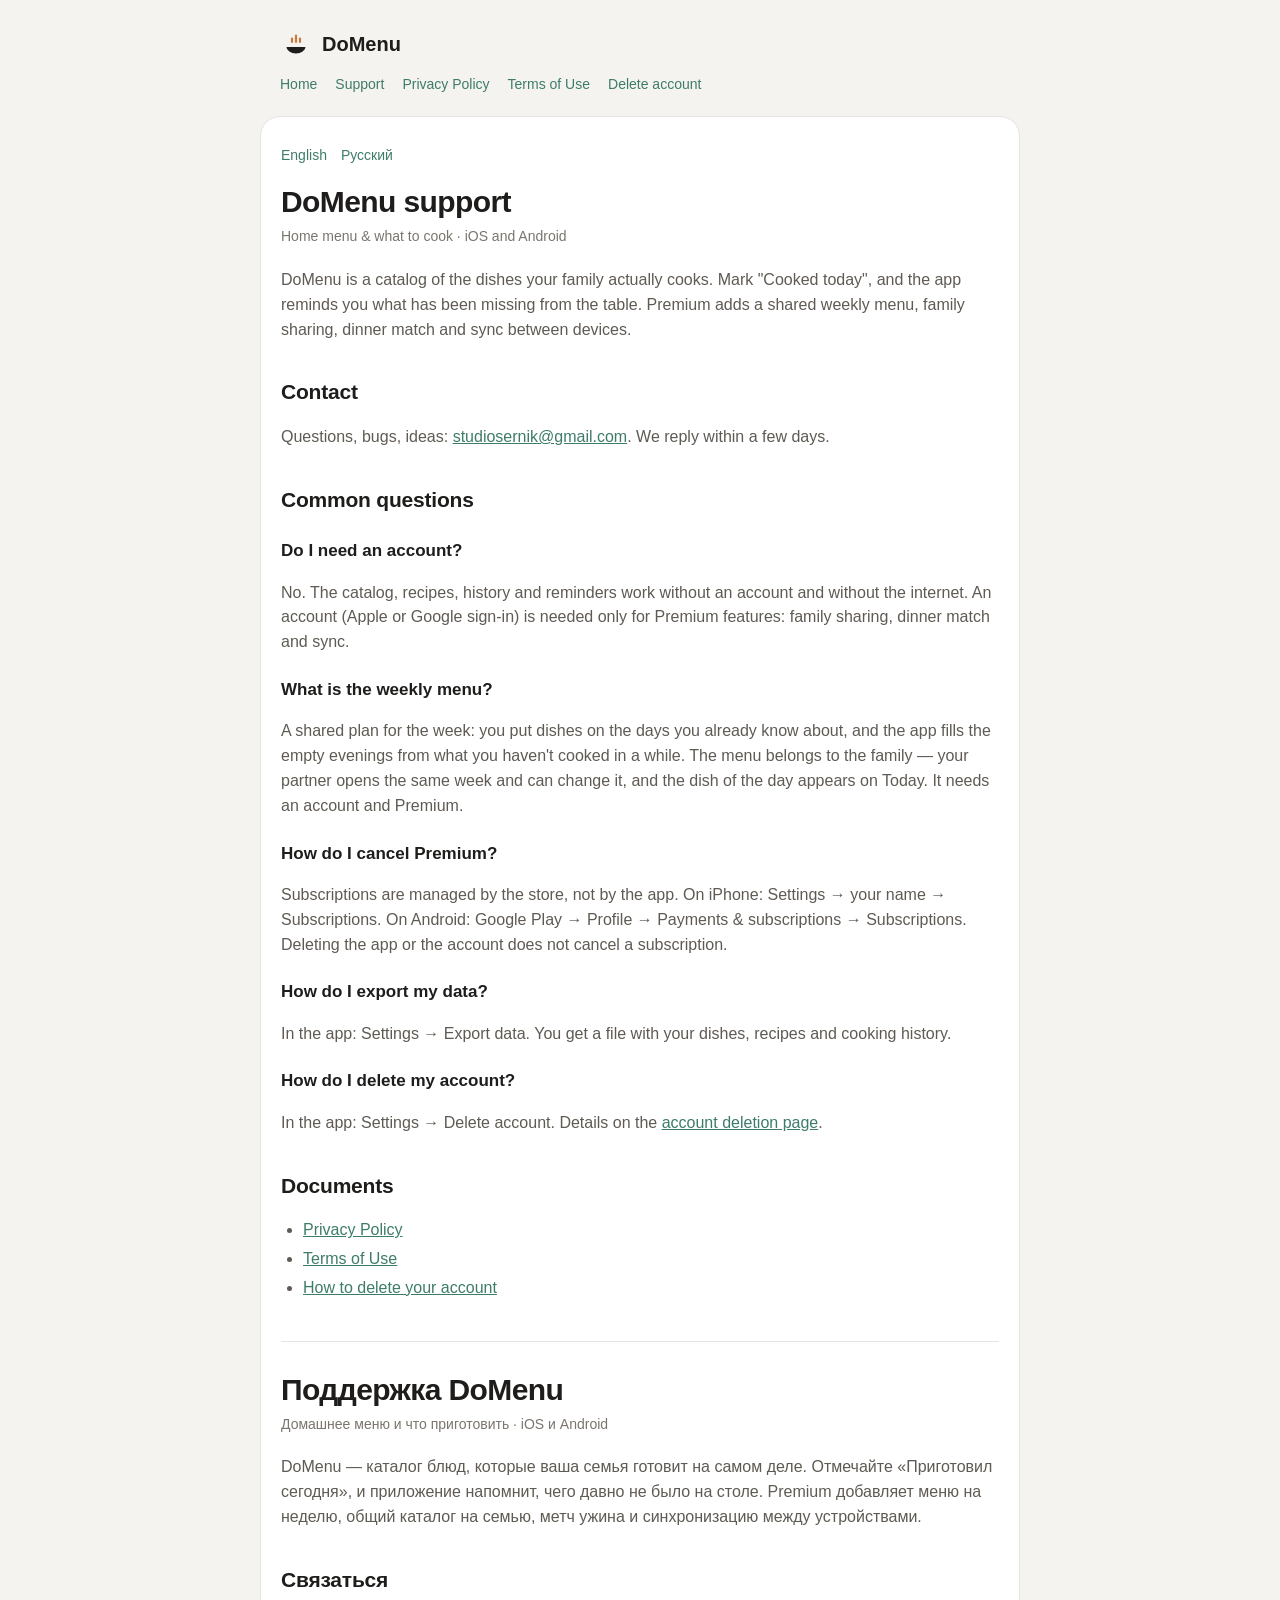
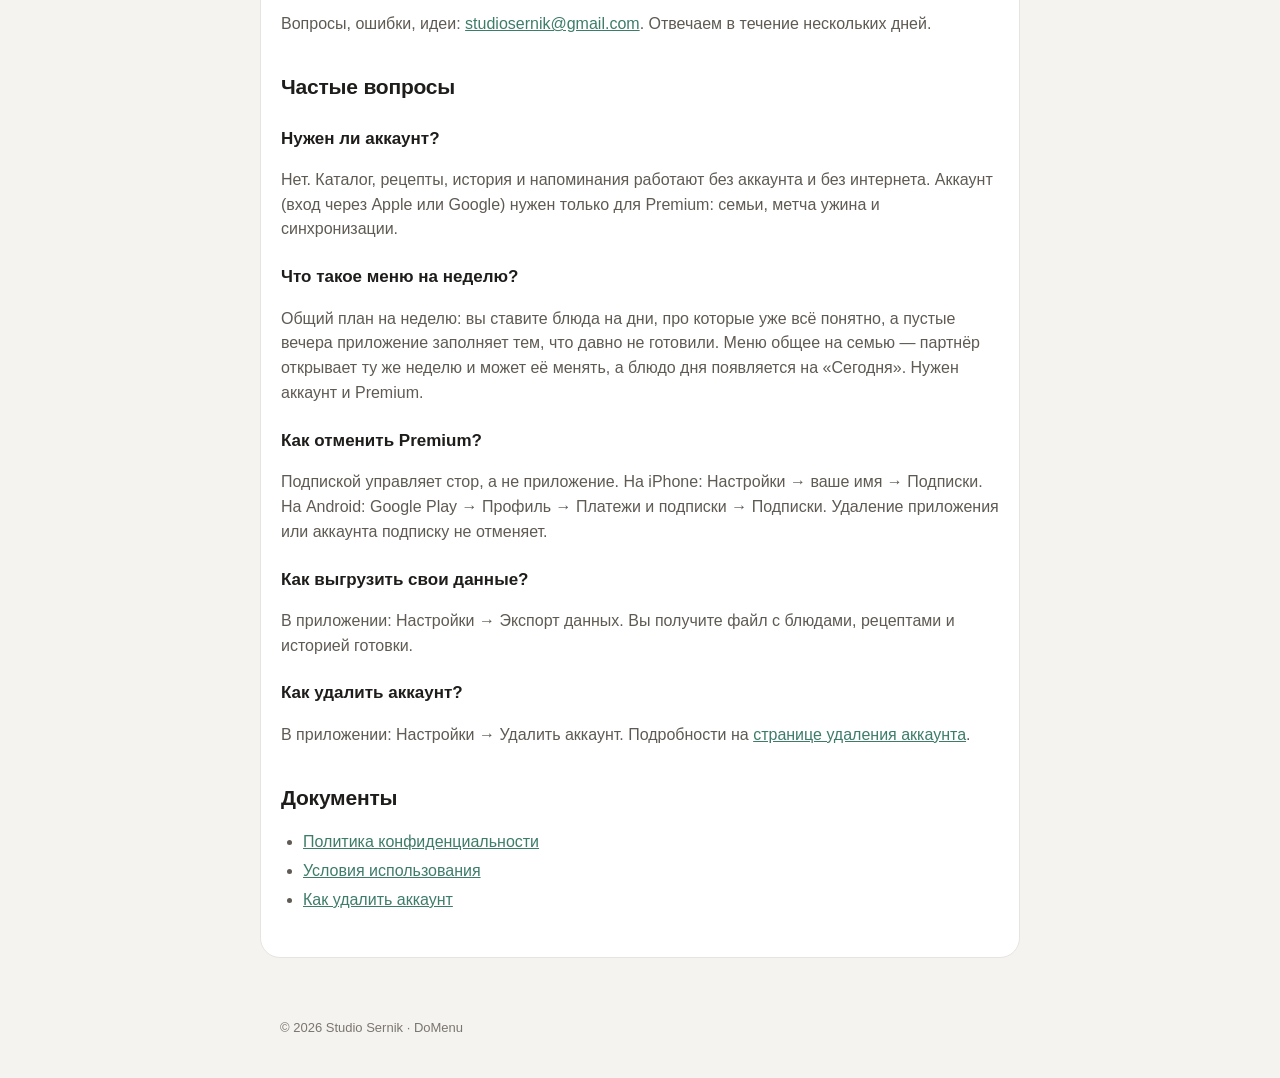
<file: support/index.html>
<!doctype html><html lang="en"><head><meta charset="utf-8"><meta name="viewport" content="width=device-width,initial-scale=1"><title>DoMenu — Support</title><link rel="stylesheet" href="../style.css"></head><body>
<header>
  <a class="brand" href="../"><svg viewBox="0 0 64 64" aria-hidden="true"><rect x="21.8" y="19" width="4.4" height="11" rx="2.2" fill="#C97A3F"/><rect x="29.8" y="13" width="4.4" height="17" rx="2.2" fill="#C97A3F"/><rect x="37.8" y="19" width="4.4" height="11" rx="2.2" fill="#C97A3F"/><path d="M13 38 H51 A19 13 0 0 1 13 38 Z" fill="#1E1D1B"/></svg>DoMenu</a>
  <nav><a href="../">Home</a><a href="./">Support</a><a href="../privacy/">Privacy Policy</a><a href="../terms/">Terms of Use</a><a href="../delete-account/">Delete account</a></nav>
</header>
<main>
<div class="lang"><a href="#en">English</a><a href="#ru">Русский</a></div>
<h1 id="en">DoMenu support</h1>
<p class="meta">Home menu &amp; what to cook · iOS and Android</p>
<p>DoMenu is a catalog of the dishes your family actually cooks. Mark "Cooked today", and the app reminds you what has been missing from the table. Premium adds a shared weekly menu, family sharing, dinner match and sync between devices.</p>
<h2>Contact</h2>
<p>Questions, bugs, ideas: <a href="mailto:studiosernik@gmail.com">studiosernik@gmail.com</a>. We reply within a few days.</p>
<h2>Common questions</h2>
<h3>Do I need an account?</h3>
<p>No. The catalog, recipes, history and reminders work without an account and without the internet. An account (Apple or Google sign-in) is needed only for Premium features: family sharing, dinner match and sync.</p>
<h3>What is the weekly menu?</h3>
<p>A shared plan for the week: you put dishes on the days you already know about, and the app fills the empty evenings from what you haven't cooked in a while. The menu belongs to the family — your partner opens the same week and can change it, and the dish of the day appears on Today. It needs an account and Premium.</p>
<h3>How do I cancel Premium?</h3>
<p>Subscriptions are managed by the store, not by the app. On iPhone: Settings → your name → Subscriptions. On Android: Google Play → Profile → Payments &amp; subscriptions → Subscriptions. Deleting the app or the account does not cancel a subscription.</p>
<h3>How do I export my data?</h3>
<p>In the app: Settings → Export data. You get a file with your dishes, recipes and cooking history.</p>
<h3>How do I delete my account?</h3>
<p>In the app: Settings → Delete account. Details on the <a href="../delete-account/">account deletion page</a>.</p>
<h2>Documents</h2>
<ul><li><a href="../privacy/">Privacy Policy</a></li><li><a href="../terms/">Terms of Use</a></li><li><a href="../delete-account/">How to delete your account</a></li></ul>

<hr class="ru">
<h1 id="ru">Поддержка DoMenu</h1>
<p class="meta">Домашнее меню и что приготовить · iOS и Android</p>
<p>DoMenu — каталог блюд, которые ваша семья готовит на самом деле. Отмечайте «Приготовил сегодня», и приложение напомнит, чего давно не было на столе. Premium добавляет меню на неделю, общий каталог на семью, метч ужина и синхронизацию между устройствами.</p>
<h2>Связаться</h2>
<p>Вопросы, ошибки, идеи: <a href="mailto:studiosernik@gmail.com">studiosernik@gmail.com</a>. Отвечаем в течение нескольких дней.</p>
<h2>Частые вопросы</h2>
<h3>Нужен ли аккаунт?</h3>
<p>Нет. Каталог, рецепты, история и напоминания работают без аккаунта и без интернета. Аккаунт (вход через Apple или Google) нужен только для Premium: семьи, метча ужина и синхронизации.</p>
<h3>Что такое меню на неделю?</h3>
<p>Общий план на неделю: вы ставите блюда на дни, про которые уже всё понятно, а пустые вечера приложение заполняет тем, что давно не готовили. Меню общее на семью — партнёр открывает ту же неделю и может её менять, а блюдо дня появляется на «Сегодня». Нужен аккаунт и Premium.</p>
<h3>Как отменить Premium?</h3>
<p>Подпиской управляет стор, а не приложение. На iPhone: Настройки → ваше имя → Подписки. На Android: Google Play → Профиль → Платежи и подписки → Подписки. Удаление приложения или аккаунта подписку не отменяет.</p>
<h3>Как выгрузить свои данные?</h3>
<p>В приложении: Настройки → Экспорт данных. Вы получите файл с блюдами, рецептами и историей готовки.</p>
<h3>Как удалить аккаунт?</h3>
<p>В приложении: Настройки → Удалить аккаунт. Подробности на <a href="../delete-account/#ru">странице удаления аккаунта</a>.</p>
<h2>Документы</h2>
<ul><li><a href="../privacy/#ru">Политика конфиденциальности</a></li><li><a href="../terms/#ru">Условия использования</a></li><li><a href="../delete-account/#ru">Как удалить аккаунт</a></li></ul>
</main>
<footer>© 2026 Studio Sernik · DoMenu</footer>
</body></html>
</file>
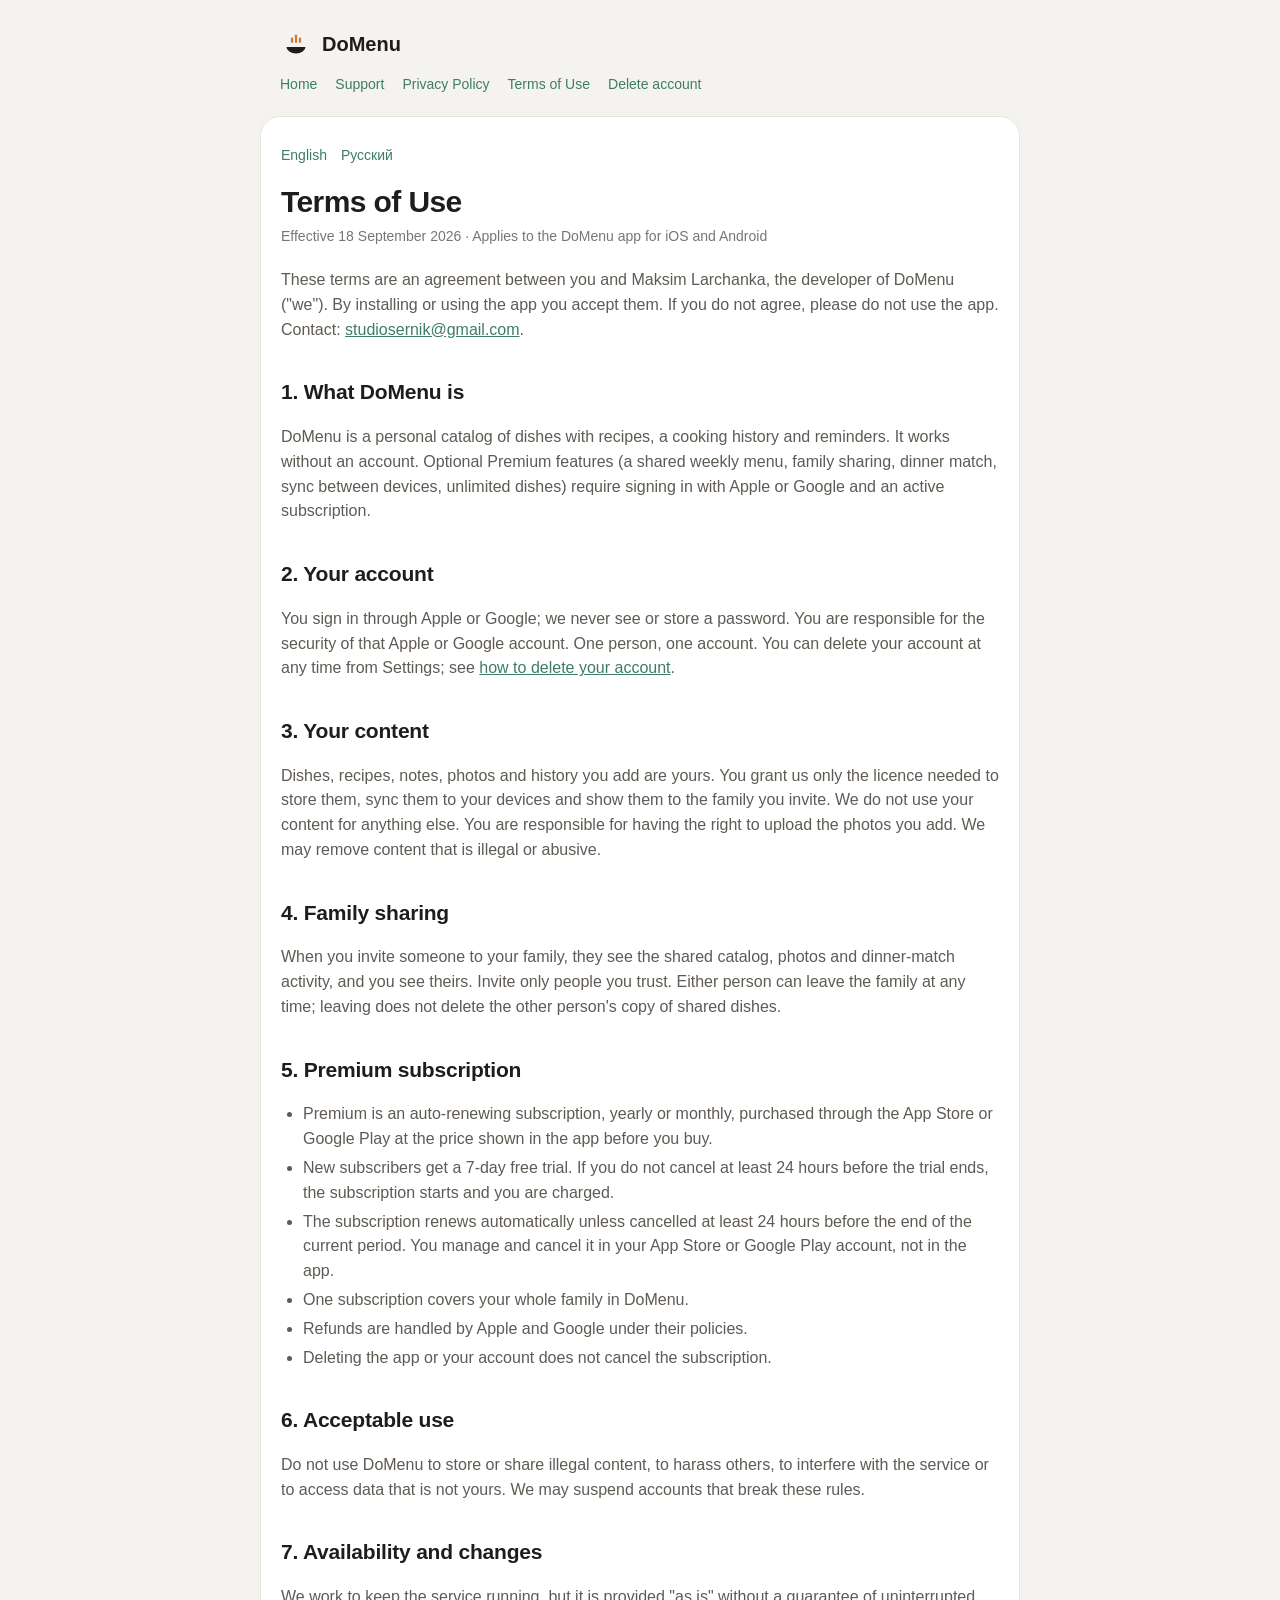
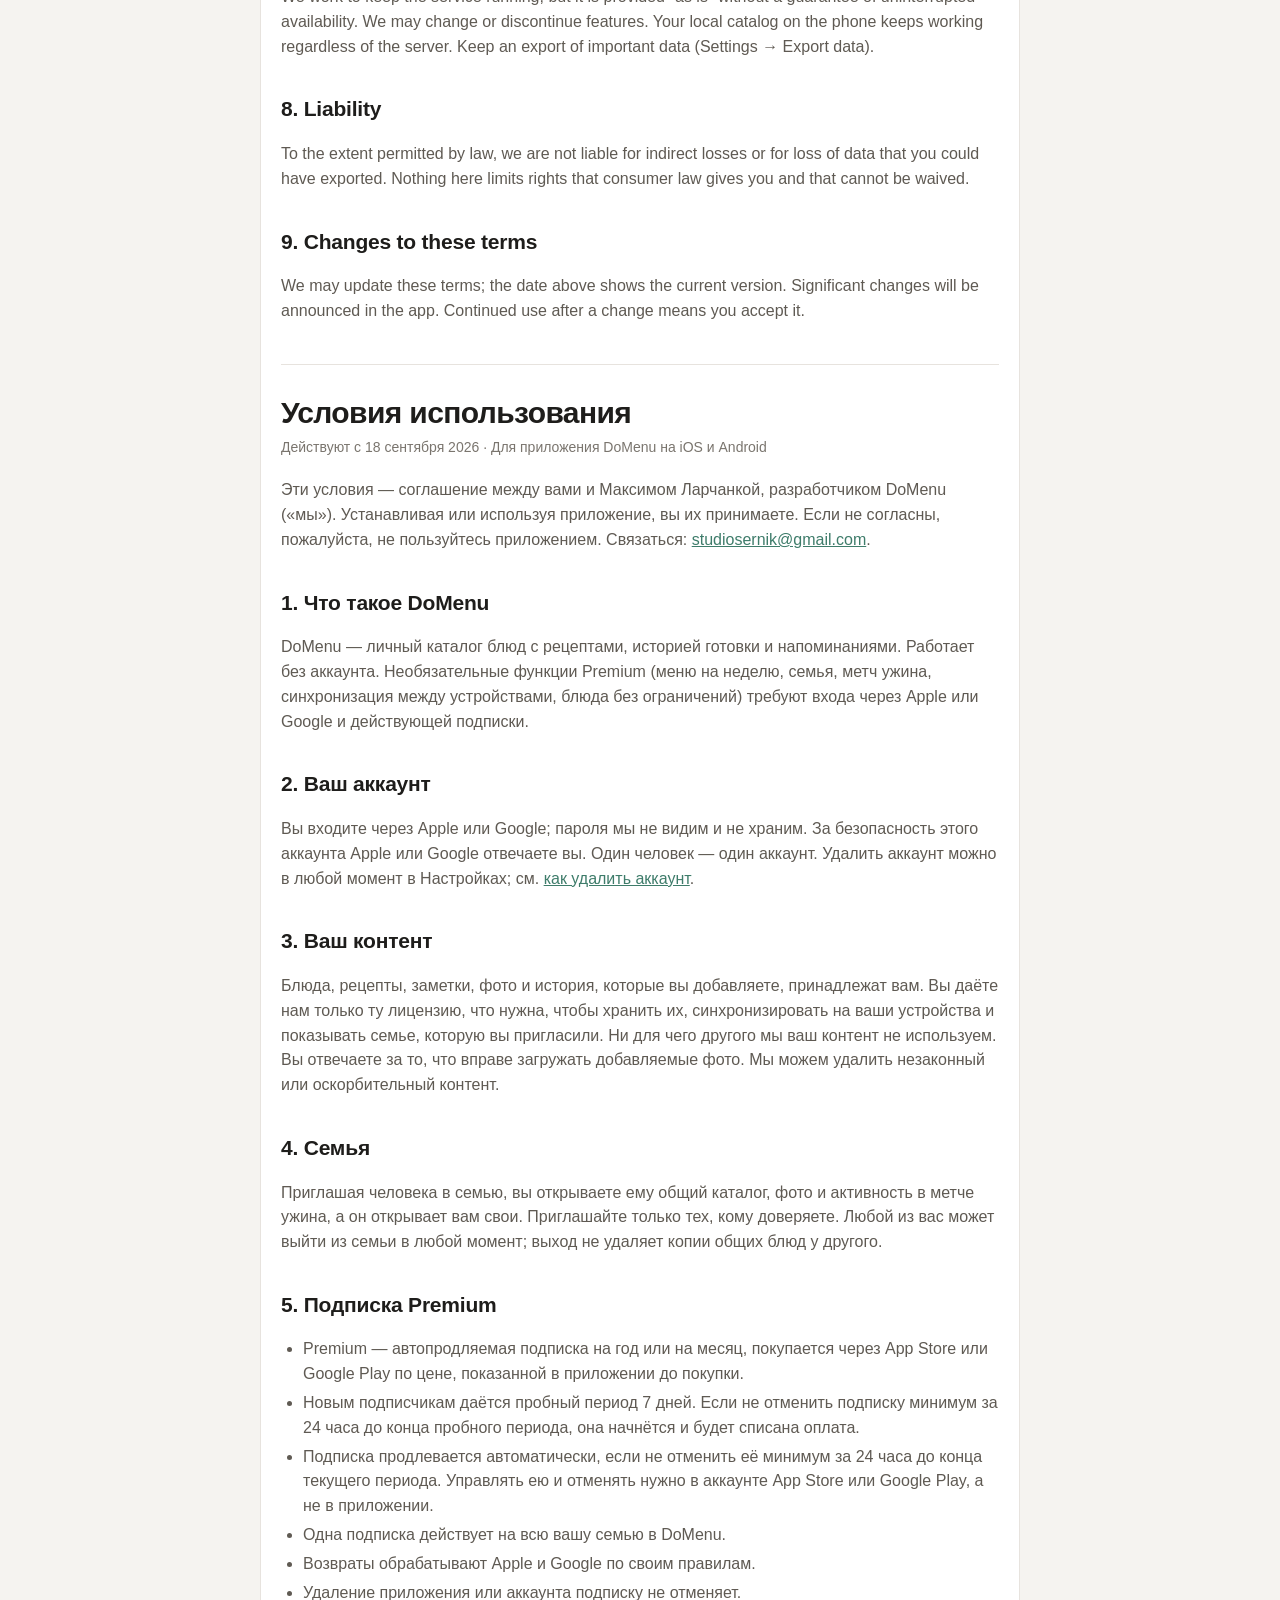
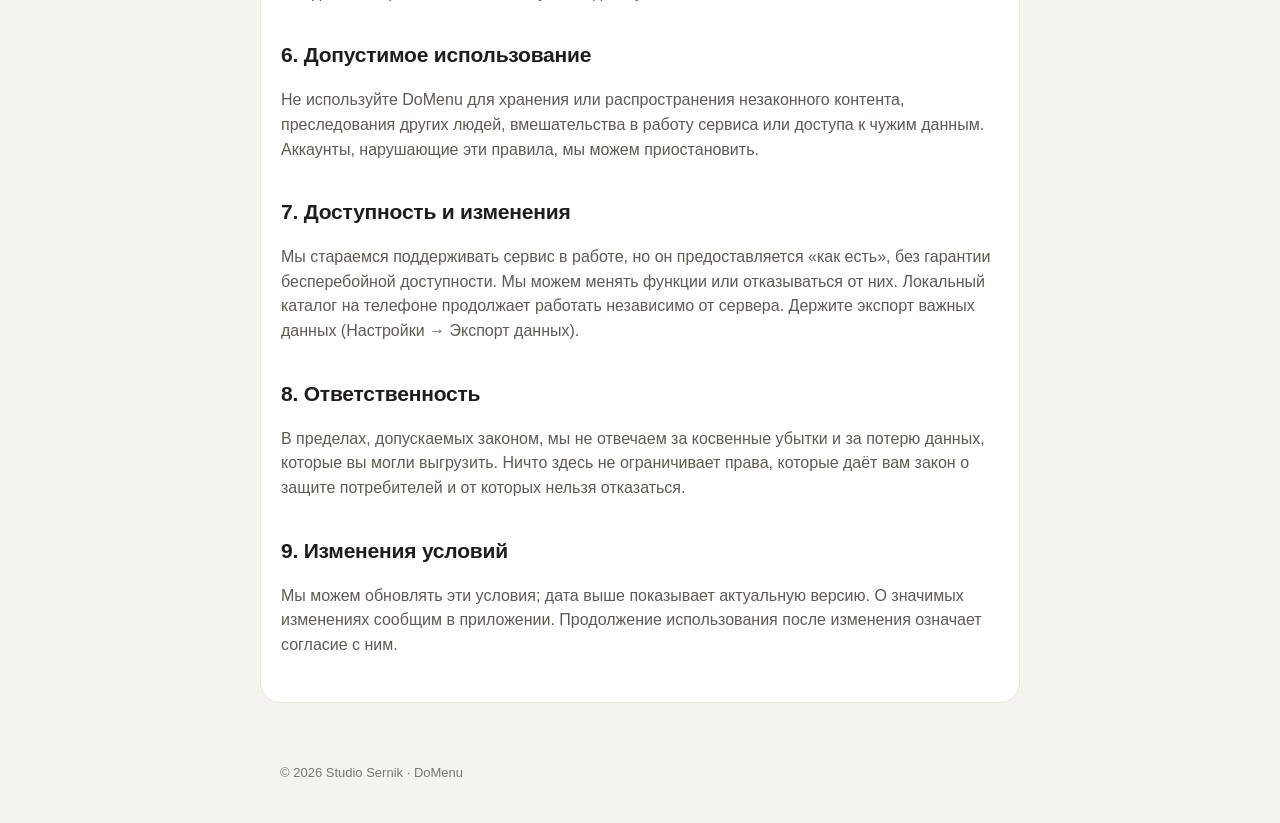
<file: terms/index.html>
<!doctype html><html lang="en"><head><meta charset="utf-8"><meta name="viewport" content="width=device-width,initial-scale=1"><title>DoMenu — Terms of Use</title><link rel="stylesheet" href="../style.css"></head><body>
<header>
  <a class="brand" href="../"><svg viewBox="0 0 64 64" aria-hidden="true"><rect x="21.8" y="19" width="4.4" height="11" rx="2.2" fill="#C97A3F"/><rect x="29.8" y="13" width="4.4" height="17" rx="2.2" fill="#C97A3F"/><rect x="37.8" y="19" width="4.4" height="11" rx="2.2" fill="#C97A3F"/><path d="M13 38 H51 A19 13 0 0 1 13 38 Z" fill="#1E1D1B"/></svg>DoMenu</a>
  <nav><a href="../">Home</a><a href="../support/">Support</a><a href="../privacy/">Privacy Policy</a><a href="../terms/">Terms of Use</a><a href="../delete-account/">Delete account</a></nav>
</header>
<main>
<div class="lang"><a href="#en">English</a><a href="#ru">Русский</a></div>
<h1 id="en">Terms of Use</h1>
<p class="meta">Effective 18 September 2026 · Applies to the DoMenu app for iOS and Android</p>

<p>These terms are an agreement between you and Maksim Larchanka, the developer of DoMenu ("we"). By installing or using the app you accept them. If you do not agree, please do not use the app. Contact: <a href="mailto:studiosernik@gmail.com">studiosernik@gmail.com</a>.</p>

<h2>1. What DoMenu is</h2>
<p>DoMenu is a personal catalog of dishes with recipes, a cooking history and reminders. It works without an account. Optional Premium features (a shared weekly menu, family sharing, dinner match, sync between devices, unlimited dishes) require signing in with Apple or Google and an active subscription.</p>

<h2>2. Your account</h2>
<p>You sign in through Apple or Google; we never see or store a password. You are responsible for the security of that Apple or Google account. One person, one account. You can delete your account at any time from Settings; see <a href="../delete-account/">how to delete your account</a>.</p>

<h2>3. Your content</h2>
<p>Dishes, recipes, notes, photos and history you add are yours. You grant us only the licence needed to store them, sync them to your devices and show them to the family you invite. We do not use your content for anything else. You are responsible for having the right to upload the photos you add. We may remove content that is illegal or abusive.</p>

<h2>4. Family sharing</h2>
<p>When you invite someone to your family, they see the shared catalog, photos and dinner-match activity, and you see theirs. Invite only people you trust. Either person can leave the family at any time; leaving does not delete the other person's copy of shared dishes.</p>

<h2>5. Premium subscription</h2>
<ul>
<li>Premium is an auto-renewing subscription, yearly or monthly, purchased through the App Store or Google Play at the price shown in the app before you buy.</li>
<li>New subscribers get a 7-day free trial. If you do not cancel at least 24 hours before the trial ends, the subscription starts and you are charged.</li>
<li>The subscription renews automatically unless cancelled at least 24 hours before the end of the current period. You manage and cancel it in your App Store or Google Play account, not in the app.</li>
<li>One subscription covers your whole family in DoMenu.</li>
<li>Refunds are handled by Apple and Google under their policies.</li>
<li>Deleting the app or your account does not cancel the subscription.</li>
</ul>

<h2>6. Acceptable use</h2>
<p>Do not use DoMenu to store or share illegal content, to harass others, to interfere with the service or to access data that is not yours. We may suspend accounts that break these rules.</p>

<h2>7. Availability and changes</h2>
<p>We work to keep the service running, but it is provided "as is" without a guarantee of uninterrupted availability. We may change or discontinue features. Your local catalog on the phone keeps working regardless of the server. Keep an export of important data (Settings → Export data).</p>

<h2>8. Liability</h2>
<p>To the extent permitted by law, we are not liable for indirect losses or for loss of data that you could have exported. Nothing here limits rights that consumer law gives you and that cannot be waived.</p>

<h2>9. Changes to these terms</h2>
<p>We may update these terms; the date above shows the current version. Significant changes will be announced in the app. Continued use after a change means you accept it.</p>

<hr class="ru">
<h1 id="ru">Условия использования</h1>
<p class="meta">Действуют с 18 сентября 2026 · Для приложения DoMenu на iOS и Android</p>

<p>Эти условия — соглашение между вами и Максимом Ларчанкой, разработчиком DoMenu («мы»). Устанавливая или используя приложение, вы их принимаете. Если не согласны, пожалуйста, не пользуйтесь приложением. Связаться: <a href="mailto:studiosernik@gmail.com">studiosernik@gmail.com</a>.</p>

<h2>1. Что такое DoMenu</h2>
<p>DoMenu — личный каталог блюд с рецептами, историей готовки и напоминаниями. Работает без аккаунта. Необязательные функции Premium (меню на неделю, семья, метч ужина, синхронизация между устройствами, блюда без ограничений) требуют входа через Apple или Google и действующей подписки.</p>

<h2>2. Ваш аккаунт</h2>
<p>Вы входите через Apple или Google; пароля мы не видим и не храним. За безопасность этого аккаунта Apple или Google отвечаете вы. Один человек — один аккаунт. Удалить аккаунт можно в любой момент в Настройках; см. <a href="../delete-account/#ru">как удалить аккаунт</a>.</p>

<h2>3. Ваш контент</h2>
<p>Блюда, рецепты, заметки, фото и история, которые вы добавляете, принадлежат вам. Вы даёте нам только ту лицензию, что нужна, чтобы хранить их, синхронизировать на ваши устройства и показывать семье, которую вы пригласили. Ни для чего другого мы ваш контент не используем. Вы отвечаете за то, что вправе загружать добавляемые фото. Мы можем удалить незаконный или оскорбительный контент.</p>

<h2>4. Семья</h2>
<p>Приглашая человека в семью, вы открываете ему общий каталог, фото и активность в метче ужина, а он открывает вам свои. Приглашайте только тех, кому доверяете. Любой из вас может выйти из семьи в любой момент; выход не удаляет копии общих блюд у другого.</p>

<h2>5. Подписка Premium</h2>
<ul>
<li>Premium — автопродляемая подписка на год или на месяц, покупается через App Store или Google Play по цене, показанной в приложении до покупки.</li>
<li>Новым подписчикам даётся пробный период 7 дней. Если не отменить подписку минимум за 24 часа до конца пробного периода, она начнётся и будет списана оплата.</li>
<li>Подписка продлевается автоматически, если не отменить её минимум за 24 часа до конца текущего периода. Управлять ею и отменять нужно в аккаунте App Store или Google Play, а не в приложении.</li>
<li>Одна подписка действует на всю вашу семью в DoMenu.</li>
<li>Возвраты обрабатывают Apple и Google по своим правилам.</li>
<li>Удаление приложения или аккаунта подписку не отменяет.</li>
</ul>

<h2>6. Допустимое использование</h2>
<p>Не используйте DoMenu для хранения или распространения незаконного контента, преследования других людей, вмешательства в работу сервиса или доступа к чужим данным. Аккаунты, нарушающие эти правила, мы можем приостановить.</p>

<h2>7. Доступность и изменения</h2>
<p>Мы стараемся поддерживать сервис в работе, но он предоставляется «как есть», без гарантии бесперебойной доступности. Мы можем менять функции или отказываться от них. Локальный каталог на телефоне продолжает работать независимо от сервера. Держите экспорт важных данных (Настройки → Экспорт данных).</p>

<h2>8. Ответственность</h2>
<p>В пределах, допускаемых законом, мы не отвечаем за косвенные убытки и за потерю данных, которые вы могли выгрузить. Ничто здесь не ограничивает права, которые даёт вам закон о защите потребителей и от которых нельзя отказаться.</p>

<h2>9. Изменения условий</h2>
<p>Мы можем обновлять эти условия; дата выше показывает актуальную версию. О значимых изменениях сообщим в приложении. Продолжение использования после изменения означает согласие с ним.</p>
</main>
<footer>© 2026 Studio Sernik · DoMenu</footer>
</body></html>
</file>
<file: landing.css>
/* DoMenu landing — токены из docs/DESIGN_SYSTEM.md основного репозитория */
:root{
  --bg:#F5F3F0; --surface:#fff; --surface-dim:#F0EDE8;
  --ink:#1E1D1B; --ink-2:#3B3833; --body:#5F5A53; --muted:#7A756E; --muted-light:#8A837A;
  --border:#E7E3DE; --divider:#DCD7D0;
  --accent:#3E7C6A; --accent-dark:#2F6152; --accent-deep:#25503F; --accent-tint:#E8EFEB; --accent-light:#7FA396;
  --warm:#C97A3F; --warm-dark:#A9622F; --warm-deep:#8A4F1E; --warm-tint:#F4E7DA;
  --font:'Archivo','Golos Text',-apple-system,BlinkMacSystemFont,'Segoe UI',Roboto,Helvetica,Arial,sans-serif;
  --wrap:1080px;
  color-scheme:light;
}
*{box-sizing:border-box}
html{scroll-behavior:smooth}
body{margin:0;background:var(--bg);color:var(--ink);font:17px/1.6 var(--font);-webkit-font-smoothing:antialiased;text-rendering:optimizeLegibility}
img{max-width:100%;height:auto;display:block}
a{color:var(--accent-dark);text-decoration:none}
a:hover{text-decoration:underline}
.wrap{max-width:var(--wrap);margin:0 auto;padding:0 24px}

/* — шапка — */
.top{position:sticky;top:0;z-index:20;background:rgba(245,243,240,.86);backdrop-filter:saturate(1.4) blur(12px);border-bottom:1px solid transparent;transition:border-color .2s}
.top.scrolled{border-bottom-color:var(--border)}
.top-in{display:flex;align-items:center;gap:20px;height:64px}
.brand{display:flex;align-items:center;gap:9px;font-weight:700;font-size:20px;letter-spacing:-.03em;color:var(--ink)}
.brand:hover{text-decoration:none}
.brand svg{width:30px;height:30px;flex:none}
.top nav{margin-left:auto;display:flex;align-items:center;gap:22px;font-size:15px}
.top nav a{color:var(--body)}
.lang-switch{display:flex;border:1.5px solid var(--divider);border-radius:999px;overflow:hidden;font-size:13px;font-weight:600}
.lang-switch a{padding:5px 11px;color:var(--muted)}
.lang-switch a:hover{text-decoration:none;background:var(--surface-dim)}
.lang-switch a[aria-current]{background:var(--ink);color:#fff}
@media(max-width:720px){.top nav a.nav-link{display:none}}

/* — общие секции — */
section{padding:88px 0}
.eyebrow{font-size:13px;font-weight:700;letter-spacing:.08em;text-transform:uppercase;color:var(--warm-dark);margin:0 0 14px}
h1{font-size:clamp(34px,5.2vw,54px);line-height:1.08;letter-spacing:-.035em;margin:0 0 20px;font-weight:700}
h2{font-size:clamp(27px,3.6vw,38px);line-height:1.15;letter-spacing:-.028em;margin:0 0 16px;font-weight:700}
h3{font-size:20px;line-height:1.25;letter-spacing:-.018em;margin:0 0 8px;font-weight:700}
p{margin:0 0 16px;color:var(--body)}
.lead{font-size:19px;color:var(--ink-2)}
.section-head{max-width:640px;margin:0 0 44px}
.section-head p{font-size:18px;margin:0}

/* — hero — */
.hero{padding:72px 0 56px}
.hero-grid{display:grid;grid-template-columns:1.06fr .94fr;gap:56px;align-items:center}
.hero h1 em{font-style:normal;color:var(--accent-dark)}
.hero .lead{font-size:20px;max-width:30em}
.cta{display:flex;flex-wrap:wrap;gap:12px;margin:30px 0 14px}
.badge{display:flex;align-items:center;gap:11px;background:var(--ink);color:#fff;border-radius:14px;padding:11px 20px 11px 16px;line-height:1.15}
.badge:hover{text-decoration:none}
.badge[aria-disabled]{cursor:default;opacity:.92}
.badge svg{width:24px;height:24px;flex:none;fill:#fff}
.badge small{display:block;font-size:11px;opacity:.72;letter-spacing:.02em}
.badge b{display:block;font-size:16px;font-weight:600;letter-spacing:-.01em}
.cta-note{font-size:14px;color:var(--muted);margin:0}

/* форма ожидания */
.signup{margin:26px 0 0;max-width:430px}
.signup-row{display:flex;gap:8px}
.signup input{flex:1;min-width:0;font:16px var(--font);color:var(--ink);background:var(--surface);border:1.5px solid var(--divider);border-radius:12px;padding:12px 14px}
.signup input:focus{outline:none;border-color:var(--accent);box-shadow:0 0 0 3px var(--accent-tint)}
.signup button{font:600 16px var(--font);color:#fff;background:var(--accent);border:0;border-radius:12px;padding:12px 20px;cursor:pointer;white-space:nowrap}
.signup button:hover{background:var(--accent-dark)}
.signup .hint{font-size:13px;color:var(--muted);margin:9px 0 0}
.signup .done{display:none;background:var(--accent-tint);color:var(--accent-deep);border-radius:12px;padding:12px 16px;font-size:15px}
.signup.sent .signup-row,.signup.sent .hint{display:none}
.signup.sent .done{display:block}

/* телефон */
.phone{position:relative;width:min(272px,74vw);margin:0 auto;border:11px solid var(--ink);border-radius:44px;background:var(--ink);box-shadow:0 28px 60px -22px rgba(30,29,27,.45),0 4px 14px rgba(30,29,27,.09)}
.phone img{border-radius:33px}
.phone::after{content:"";position:absolute;top:10px;left:50%;transform:translateX(-50%);width:84px;height:22px;background:var(--ink);border-radius:12px}
.hero-phone{position:relative}
.hero-phone::before{content:"";position:absolute;inset:-6% -14%;background:radial-gradient(60% 50% at 50% 45%,var(--warm-tint) 0%,rgba(244,231,218,0) 70%);z-index:-1}

/* — проблема — */
.problem{background:var(--surface);border-top:1px solid var(--border);border-bottom:1px solid var(--border)}
.quote{max-width:720px;margin:0 auto;text-align:center}
.quote .dialog{font-size:clamp(22px,3vw,30px);line-height:1.35;letter-spacing:-.02em;font-weight:600;color:var(--ink);margin:0 0 26px}
.quote .dialog span{display:block;color:var(--muted-light)}
.quote p{font-size:18px}

/* — шаги — */
.steps{display:grid;grid-template-columns:repeat(3,1fr);gap:26px;counter-reset:s}
.step{background:var(--surface);border:1px solid var(--border);border-radius:22px;padding:26px 24px 28px}
.step::before{counter-increment:s;content:counter(s);display:grid;place-items:center;width:34px;height:34px;border-radius:50%;background:var(--accent-tint);color:var(--accent-deep);font-weight:700;font-size:16px;margin:0 0 16px}
.step p{margin:0;font-size:16px}

/* — фичи — */
.features{display:grid;grid-template-columns:repeat(2,1fr);gap:28px}
.feature{background:var(--surface);border:1px solid var(--border);border-radius:26px;padding:30px 30px 0;display:grid;grid-template-columns:1fr;gap:6px;overflow:hidden}
.feature.wide{grid-column:span 2;grid-template-columns:1fr 286px;gap:40px;align-items:center;padding:38px 0 0 36px}
.feature.wide>div:first-child{padding:0 0 38px}
.feature .shot{margin:26px auto -1px;width:min(252px,72%)}
.feature.wide .shot{margin:0 36px -1px 0;width:auto}
.feature .shot img{height:296px;object-fit:cover;object-position:top;border-radius:20px 20px 0 0;border:1px solid var(--border);border-bottom:0}
.feature.wide .shot img{height:340px;border-radius:20px 20px 0 0;border-bottom:0}
.feature p{font-size:16px;margin:0}
.feature .tag{display:inline-block;font-size:12px;font-weight:700;letter-spacing:.05em;text-transform:uppercase;color:var(--warm-dark);background:var(--warm-tint);border-radius:999px;padding:4px 10px;margin:0 0 10px}

/* — метч (тёмная) — */
.match{background:var(--ink);color:#fff}
.match h2{color:#fff}
.match p{color:#CFC9C1}
.match .eyebrow{color:var(--accent-light)}
.match-grid{display:grid;grid-template-columns:.95fr 1.05fr;gap:56px;align-items:center}
.match .phone{border-color:#000;background:#000;box-shadow:0 30px 70px -25px rgba(0,0,0,.8)}
.match .phone::after{background:#000}
.match ul{list-style:none;padding:0;margin:22px 0 0}
.match li{position:relative;padding:0 0 0 30px;margin:0 0 12px;color:#E4E0DA;font-size:17px}
.match li::before{content:"";position:absolute;left:0;top:9px;width:9px;height:9px;border-radius:50%;background:var(--accent-light)}

/* — premium — */
.plans{display:grid;grid-template-columns:repeat(2,1fr);gap:26px}
.plan{border-radius:26px;padding:30px 30px 34px;border:1px solid var(--border);background:var(--surface)}
.plan.premium{background:var(--warm-tint);border-color:#EBD9C6}
.plan .price{font-size:15px;color:var(--muted);margin:0 0 18px}
.plan.premium .price{color:var(--warm-deep)}
.plan ul{list-style:none;padding:0;margin:0}
.plan li{position:relative;padding:0 0 0 28px;margin:0 0 11px;font-size:16px;color:var(--ink-2)}
.plan li::before{content:"";position:absolute;left:2px;top:7px;width:12px;height:7px;border:2px solid var(--accent);border-top:0;border-right:0;transform:rotate(-45deg)}
.plan.premium li::before{border-color:var(--warm-dark)}

/* — приватность — */
.privacy-grid{display:grid;grid-template-columns:repeat(3,1fr);gap:26px}
.pcard{background:var(--surface);border:1px solid var(--border);border-radius:22px;padding:26px 24px}
.pcard p{margin:0;font-size:16px}
.pcard .ico{width:38px;height:38px;border-radius:12px;background:var(--accent-tint);display:grid;place-items:center;margin:0 0 14px}
.pcard .ico svg{width:20px;height:20px;stroke:var(--accent-deep);fill:none;stroke-width:1.9;stroke-linecap:round;stroke-linejoin:round}

/* — faq — */
.faq{max-width:760px}
.faq details{border-bottom:1px solid var(--border);padding:18px 0}
.faq summary{cursor:pointer;font-weight:600;font-size:18px;letter-spacing:-.01em;list-style:none;display:flex;align-items:center;gap:14px}
.faq summary::-webkit-details-marker{display:none}
.faq summary::after{content:"";margin-left:auto;width:9px;height:9px;border:2px solid var(--muted);border-top:0;border-left:0;transform:rotate(45deg) translateY(-2px);transition:transform .2s}
.faq details[open] summary::after{transform:rotate(-135deg) translateY(-2px)}
.faq details p{margin:12px 0 0;font-size:16px}

/* — финальный cta — */
.final{background:var(--accent-tint);border-top:1px solid #DCE6E0;text-align:center}
.final h2{margin-bottom:12px}
.final p{font-size:18px;max-width:34em;margin:0 auto 24px;color:var(--accent-deep)}
.final .cta{justify-content:center}
.final .signup{margin:22px auto 0}

/* — подвал — */
footer{background:var(--bg);border-top:1px solid var(--border);padding:38px 0 46px;font-size:15px;color:var(--muted)}
.foot{display:flex;flex-wrap:wrap;gap:16px 28px;align-items:center}
.foot nav{display:flex;flex-wrap:wrap;gap:8px 20px}
.foot a{color:var(--body)}
.foot .copy{margin-left:auto;font-size:14px}

/* — появление — */
.reveal{opacity:0;transform:translateY(16px);transition:opacity .55s ease,transform .55s ease}
.reveal.in{opacity:1;transform:none}
@media(prefers-reduced-motion:reduce){.reveal{opacity:1;transform:none;transition:none}html{scroll-behavior:auto}}

/* — адаптив — */
@media(max-width:940px){
  section{padding:66px 0}
  .hero-grid,.match-grid{grid-template-columns:1fr;gap:40px}
  .hero-phone{order:-1}
  .match .phone{order:-1}
  .steps,.privacy-grid{grid-template-columns:1fr}
  .features{grid-template-columns:1fr}
  .feature.wide{grid-column:span 1;grid-template-columns:1fr;padding:30px 30px 0;gap:6px;align-items:stretch}
  .feature.wide .shot{margin:26px auto -1px;width:min(252px,72%)}
  .feature.wide .shot img{border-radius:22px 22px 0 0;border-bottom:0}
  .plans{grid-template-columns:1fr}
  .foot .copy{margin-left:0;width:100%}
}
@media(max-width:560px){
  body{font-size:16px}
  .wrap{padding:0 18px}
  .signup-row{flex-direction:column}
  .badge{flex:1 1 100%}
}

/* — колода метча — */
.deck{position:relative;width:min(300px,80vw);margin:0 auto;padding:0 0 84px}
.deck-card{position:absolute;inset:0 0 auto;background:var(--surface);border-radius:24px;overflow:hidden;box-shadow:0 18px 40px -16px rgba(0,0,0,.6);transform-origin:50% 100%}
.deck-card:nth-child(1){transform:rotate(-7deg) translateY(16px) scale(.94);opacity:.5}
.deck-card:nth-child(2){transform:rotate(4.5deg) translateY(8px) scale(.97);opacity:.75}
.deck-card:nth-child(3){position:relative;transform:rotate(-1.5deg)}
.deck-card img{width:100%;height:270px;object-fit:cover}
.deck-card .meta{padding:14px 18px 18px}
.deck-card .meta b{display:block;font-size:19px;letter-spacing:-.015em;color:var(--ink)}
.deck-card .meta span{font-size:14px;color:var(--muted)}
.deck-card .ago{position:absolute;top:12px;left:12px;background:rgba(255,255,255,.93);color:var(--warm-dark);font-size:12px;font-weight:700;border-radius:999px;padding:4px 10px}
.deck-btns{position:absolute;left:50%;bottom:8px;transform:translateX(-50%) rotate(-1.5deg);display:flex;gap:18px}
.deck-btns span{width:58px;height:58px;border-radius:50%;display:grid;place-items:center;background:#2A2825;border:1.5px solid #3A3733;box-shadow:0 10px 24px -10px rgba(0,0,0,.8)}
.deck-btns span svg{width:26px;height:26px;stroke:#A8A29A;fill:none;stroke-width:2.2;stroke-linecap:round}
.deck-btns .yes{background:var(--accent);border-color:var(--accent)}
.deck-btns .yes svg{stroke:none;fill:#fff}
@media(max-width:940px){.deck{margin-bottom:12px}}
.deck-card:nth-child(1) .meta,.deck-card:nth-child(2) .meta{visibility:hidden}

/* — неделя меню — */
.week{background:var(--surface);border:1px solid var(--border);border-radius:26px;padding:22px 22px 24px;box-shadow:0 24px 50px -34px rgba(30,29,27,.4)}
.week-head{display:flex;align-items:center;justify-content:space-between;padding:0 4px 14px;border-bottom:1px solid var(--border);margin:0 0 6px}
.week-head b{font-size:17px;letter-spacing:-.015em}
.week-head span{font-size:13px;font-weight:600;color:var(--accent-dark);background:var(--accent-tint);border-radius:999px;padding:4px 10px}
.week-row{display:flex;align-items:center;gap:13px;padding:10px 4px;border-bottom:1px solid var(--border)}
.week-row:last-child{border-bottom:0}
.week-row .day{width:34px;flex:none;font-size:13px;font-weight:700;color:var(--muted);text-transform:uppercase;letter-spacing:.04em}
.week-row img{width:42px;height:42px;border-radius:12px;object-fit:cover;flex:none}
.week-row .dish{flex:1;min-width:0;font-size:16px;font-weight:600;color:var(--ink);white-space:nowrap;overflow:hidden;text-overflow:ellipsis}
.week-row .auto{font-size:12px;font-weight:600;color:var(--warm-dark);background:var(--warm-tint);border-radius:999px;padding:3px 9px;flex:none}
.week-row.today{background:var(--accent-tint);border-radius:14px;margin:0 -8px;padding:10px 12px;border-bottom:0}
.week-row.today .day{color:var(--accent-deep)}
.week-row.empty .dish{color:var(--disabled,#A8A29A);font-weight:500}
.week-row .plus{width:42px;height:42px;border-radius:12px;border:1.5px dashed var(--divider);flex:none;display:grid;place-items:center;color:var(--muted);font-size:20px;line-height:1}
.menu-week{background:var(--bg);padding-top:0}
.menu-week .hero-grid{align-items:center;gap:64px}
ul.ticks{list-style:none;padding:0;margin:22px 0 0}
ul.ticks li{position:relative;padding:0 0 0 28px;margin:0 0 11px;font-size:16px;color:var(--ink-2)}
ul.ticks li::before{content:"";position:absolute;left:2px;top:7px;width:12px;height:7px;border:2px solid var(--accent);border-top:0;border-right:0;transform:rotate(-45deg)}
</file>
<file: style.css>
:root{--bg:#F5F3F0;--surface:#fff;--ink:#1E1D1B;--body:#5F5A53;--muted:#7A756E;--border:#E7E3DE;--accent:#3E7C6A;--warm:#C97A3F}
*{box-sizing:border-box}
body{margin:0;background:var(--bg);color:var(--ink);font:16px/1.55 -apple-system,BlinkMacSystemFont,"Segoe UI",Roboto,Helvetica,Arial,sans-serif}
header{padding:28px 20px 0;max-width:760px;margin:0 auto}
.brand{display:flex;align-items:center;gap:10px;text-decoration:none;color:var(--ink);font-weight:700;font-size:20px}
.brand svg{width:32px;height:32px}
nav{margin:14px 0 0;display:flex;flex-wrap:wrap;gap:6px 18px;font-size:14px}
nav a{color:var(--accent);text-decoration:none}
nav a:hover{text-decoration:underline}
main{max-width:760px;margin:20px auto 60px;padding:28px 20px;background:var(--surface);border:1px solid var(--border);border-radius:20px}
h1{font-size:30px;line-height:1.2;margin:0 0 6px;letter-spacing:-.02em}
h2{font-size:21px;margin:34px 0 10px;letter-spacing:-.01em}
h3{font-size:17px;margin:22px 0 6px}
p,li{color:var(--body)}
p.meta{color:var(--muted);font-size:14px;margin:0 0 20px}
a{color:var(--accent)}
ul{padding-left:22px}
li{margin:4px 0}
.lang{display:flex;gap:14px;font-size:14px;margin:0 0 18px}
.lang a{text-decoration:none;color:var(--accent)}
.note{background:var(--bg);border-radius:12px;padding:12px 16px;margin:14px 0}
.steps li{margin:8px 0}
footer{max-width:760px;margin:0 auto;padding:0 20px 40px;color:var(--muted);font-size:13px}
hr.ru{border:0;border-top:1px solid var(--border);margin:40px 0 30px}
code{background:var(--bg);padding:2px 6px;border-radius:6px;font-size:14px}
table{border-collapse:collapse;width:100%;font-size:15px;margin:10px 0}
td,th{text-align:left;vertical-align:top;padding:8px 10px;border-bottom:1px solid var(--border);color:var(--body)}
th{color:var(--ink)}
</file>
